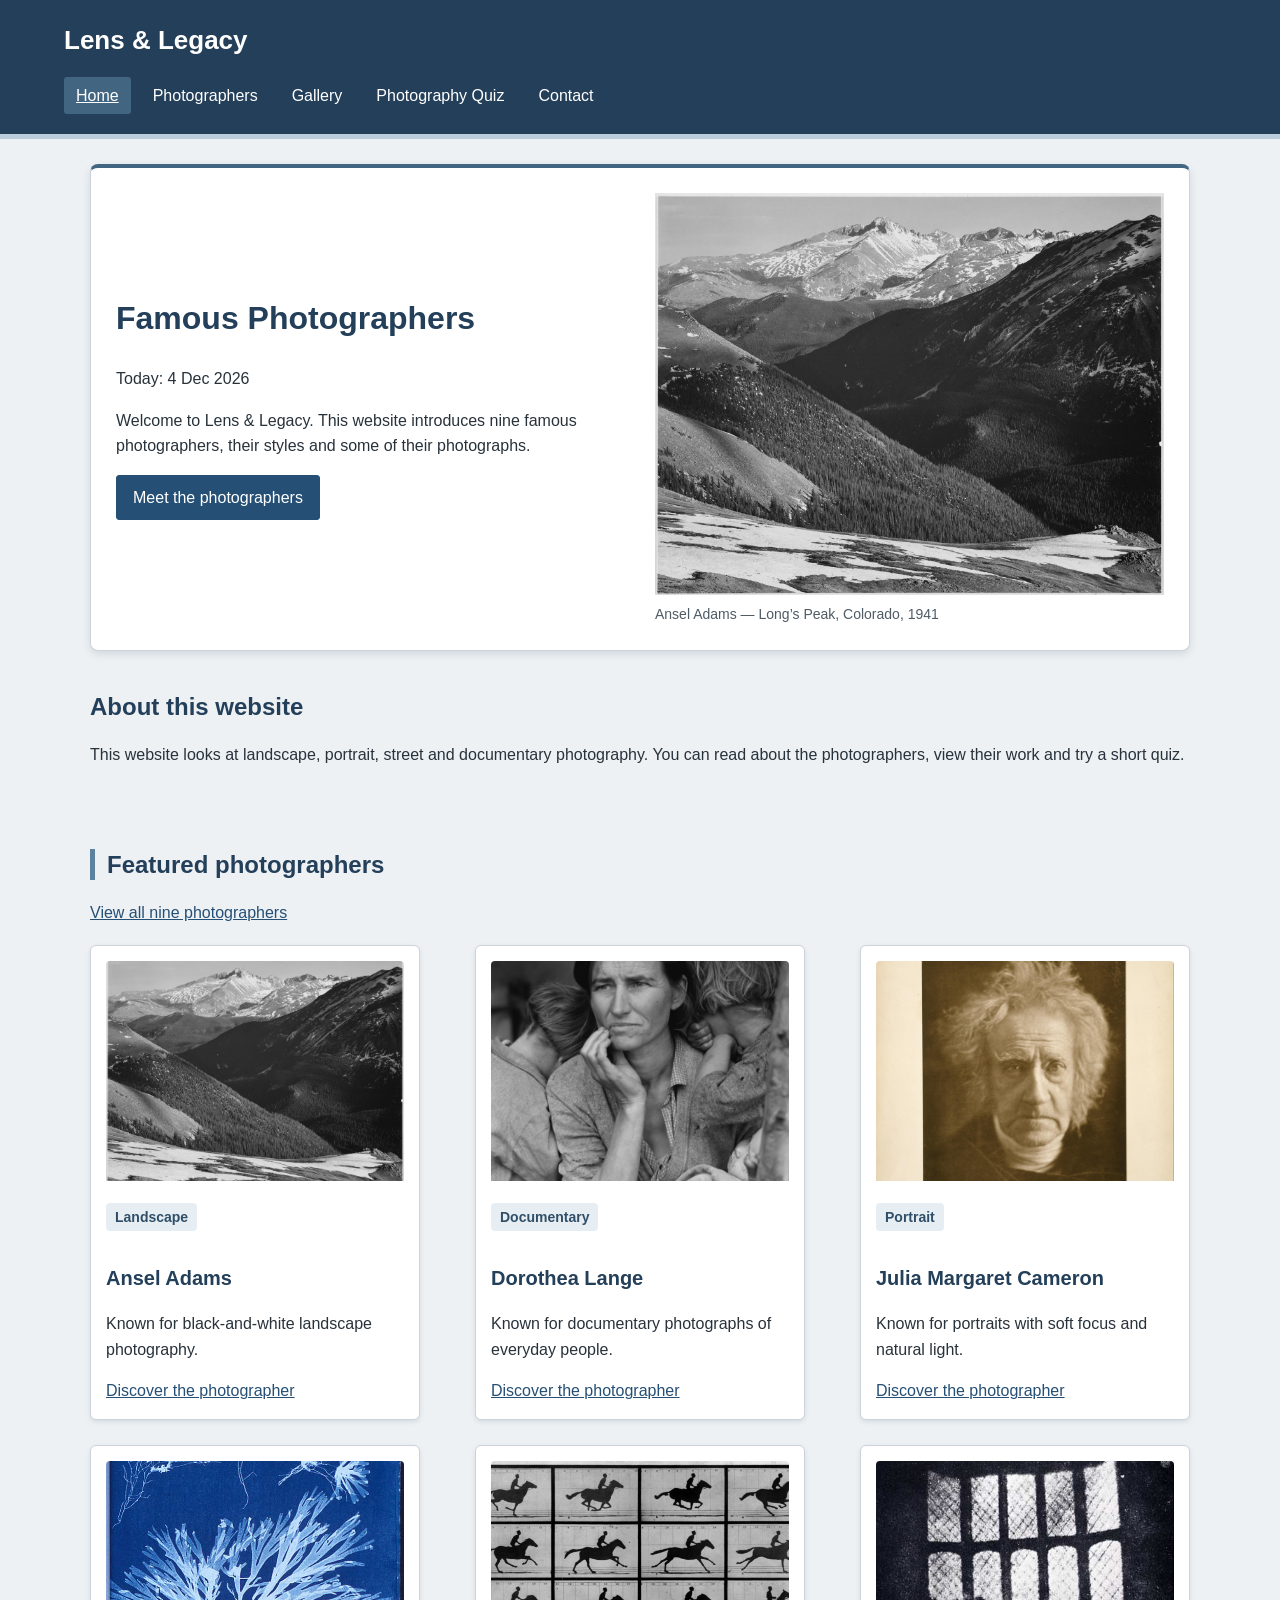
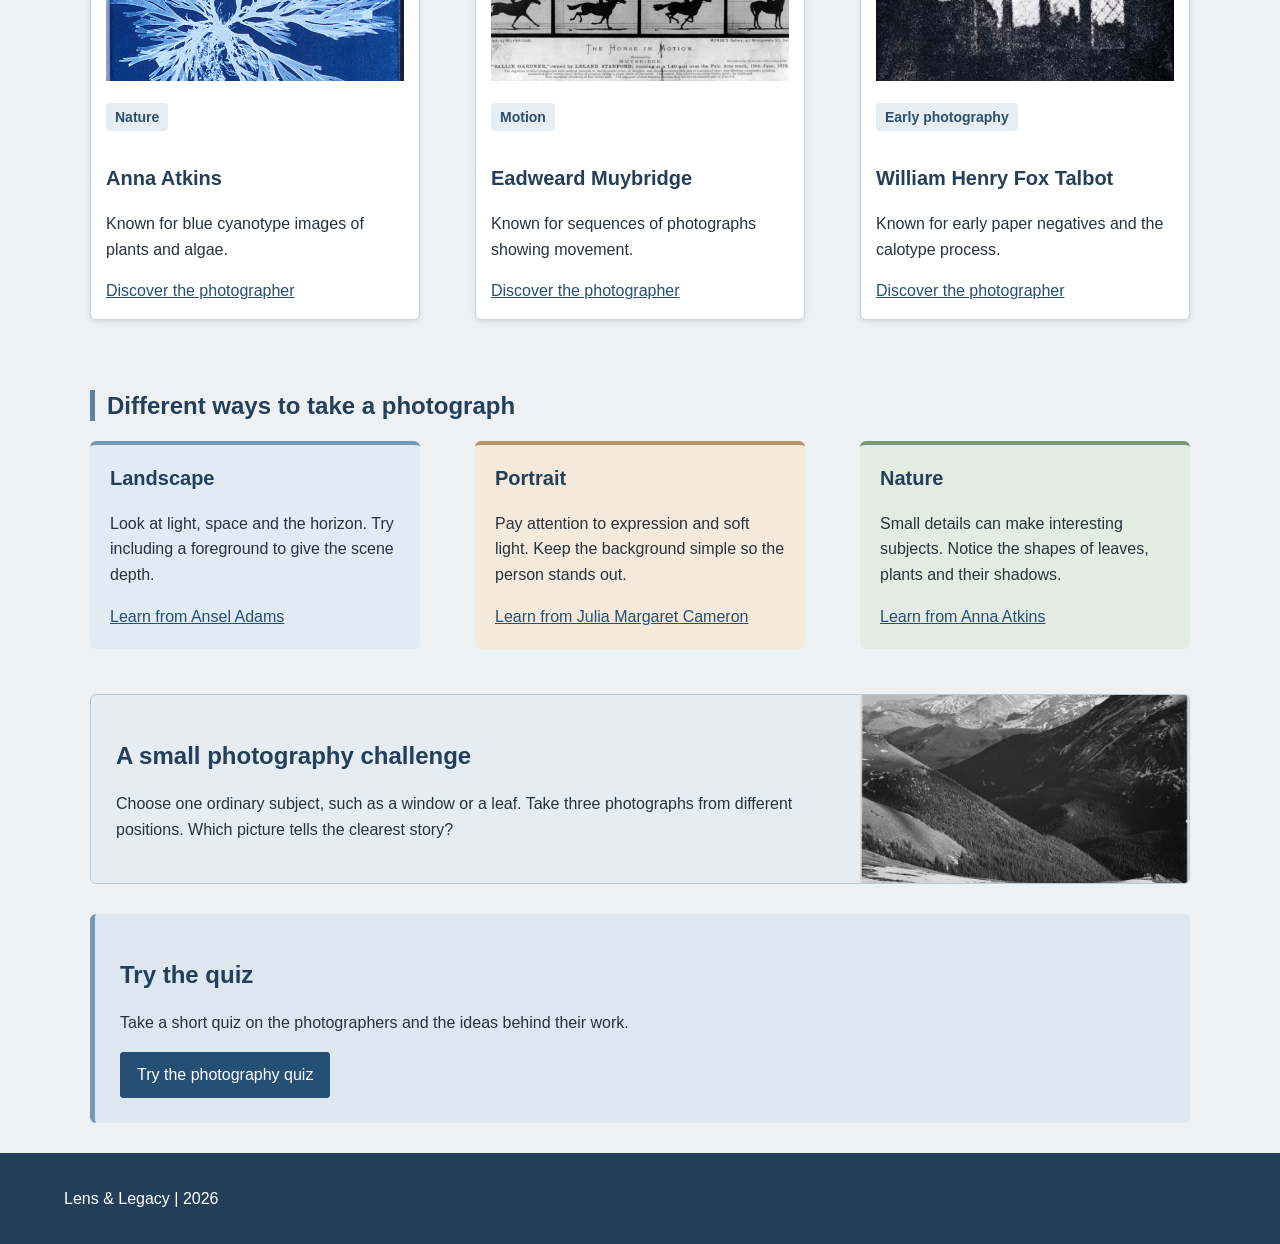
<file: index.html>
<!DOCTYPE html>
<html lang="en">
<!-- Page module assigned to: Xu Jiale
     Scope: Home page, featured photographers and date display. -->
<head>
  <meta charset="UTF-8">
  <meta name="viewport" content="width=device-width, initial-scale=1.0">
  <meta name="description" content="Discover nine influential photographers, explore their work and learn to look more closely with Lens and Legacy.">
  <title>Home | Lens &amp; Legacy</title>
  <link rel="icon" href="images/favicon.png" type="image/png">
  <link rel="stylesheet" href="css/styles.css">
  <script src="js/jquery-3.7.1.min.js" defer></script>
  <script src="js/script.js" defer></script>
</head>
<body>
<a class="skip-link" href="#main">Skip to main content</a>
<!-- Shared navigation assigned to: Xu Jiale. -->
<header class="site-header">
  <a class="brand" href="index.html" aria-label="Lens and Legacy home"><span>Lens <i>&amp;</i> Legacy</span></a>
  <nav id="navigation" aria-label="Main navigation"><a href="index.html" class="active" aria-current="page">Home</a><a href="photographers.html">Photographers</a><a href="gallery.html">Gallery</a><a href="quiz.html">Photography Quiz</a><a href="contact.html">Contact</a></nav>
</header>
<!-- Main content assigned to: Xu Jiale. -->
<!-- 首页内容和精选图片 -->
<main id="main">
<section class="hero wrap">
  <div class="hero-copy">
    <h1>Famous Photographers</h1>
    <p>Today: <span id="current-date"></span></p>
    <p>Welcome to Lens &amp; Legacy. This website introduces nine famous photographers, their styles and some of their photographs.</p>
    <a class="button" href="photographers.html">Meet the photographers</a>
  </div>
  <figure>
    <img src="images/adams.jpg" alt="Mountains and forest in Rocky Mountain National Park photographed by Ansel Adams">
    <figcaption>Ansel Adams — Long’s Peak, Colorado, 1941</figcaption>
  </figure>
</section>
<section class="intro-strip wrap">

<h2>About this website</h2>
<p>This website looks at landscape, portrait, street and documentary photography. You can read about the photographers, view their work and try a short quiz.</p>
</section>
<section class="wrap section">
<div class="section-heading">
<div>

<h2>Featured photographers</h2>
</div><a class="text-link" href="photographers.html">View all nine photographers</a>
</div>
<div class="feature-grid"><a class="feature-card" href="photographers.html#adams">
<div class="image-frame"><img src="images/adams.jpg" alt="Dark forested hills beneath the distant mountains of Rocky Mountain National Park" loading="lazy">
</div>
<p class="eyebrow">Landscape</p>
<h3>Ansel Adams</h3>
<p>Known for black-and-white landscape photography.</p><span class="card-link">Discover the photographer</span></a><a class="feature-card" href="photographers.html#lange">
<div class="image-frame"><img src="images/lange.jpg" alt="Florence Owens Thompson with her children close beside her in Migrant Mother" loading="lazy">
</div>
<p class="eyebrow">Documentary</p>
<h3>Dorothea Lange</h3>
<p>Known for documentary photographs of everyday people.</p><span class="card-link">Discover the photographer</span></a><a class="feature-card" href="photographers.html#cameron">
<div class="image-frame"><img src="images/cameron.jpg" alt="A close portrait of the scientist John Herschel with long white hair" loading="lazy">
</div>
<p class="eyebrow">Portrait</p>
<h3>Julia Margaret Cameron</h3>
<p>Known for portraits with soft focus and natural light.</p><span class="card-link">Discover the photographer</span></a>
<a class="feature-card" href="photographers.html#atkins">
  <div class="image-frame"><img src="images/atkins.jpg" alt="White branching algae shapes on a blue cyanotype background" loading="lazy"></div>
  <p class="eyebrow">Nature</p><h3>Anna Atkins</h3>
  <p>Known for blue cyanotype images of plants and algae.</p><span class="card-link">Discover the photographer</span>
</a>
<a class="feature-card" href="photographers.html#muybridge">
  <div class="image-frame"><img src="images/muybridge.jpg" alt="A sequence of small photographs showing the successive positions of a galloping horse" loading="lazy"></div>
  <p class="eyebrow">Motion</p><h3>Eadweard Muybridge</h3>
  <p>Known for sequences of photographs showing movement.</p><span class="card-link">Discover the photographer</span>
</a>
<a class="feature-card" href="photographers.html#talbot">
  <div class="image-frame"><img src="images/talbot.jpg" alt="A print showing the geometric panes of a latticed window at Lacock Abbey" loading="lazy"></div>
  <p class="eyebrow">Early photography</p><h3>William Henry Fox Talbot</h3>
  <p>Known for early paper negatives and the calotype process.</p><span class="card-link">Discover the photographer</span>
</a>
</div>
</section>
<!-- 简单的分类卡片，使用不同的底色和边框 -->
<section class="wrap section">
  <h2>Different ways to take a photograph</h2>
  <div class="style-cards">
    <article class="style-card blue-card"><h3>Landscape</h3><p>Look at light, space and the horizon. Try including a foreground to give the scene depth.</p><a href="photographers.html#adams">Learn from Ansel Adams</a></article>
    <article class="style-card warm-card"><h3>Portrait</h3><p>Pay attention to expression and soft light. Keep the background simple so the person stands out.</p><a href="photographers.html#cameron">Learn from Julia Margaret Cameron</a></article>
    <article class="style-card green-card"><h3>Nature</h3><p>Small details can make interesting subjects. Notice the shapes of leaves, plants and their shadows.</p><a href="photographers.html#atkins">Learn from Anna Atkins</a></article>
  </div>
</section>
<section class="photo-tip wrap"><h2>A small photography challenge</h2><p>Choose one ordinary subject, such as a window or a leaf. Take three photographs from different positions. Which picture tells the clearest story?</p></section>
<section class="learning-banner wrap">
<div>

<h2>Try the quiz</h2>
<p>Take a short quiz on the photographers and the ideas behind their work.</p>
</div><a class="button" href="quiz.html">Try the photography quiz</a>
</section></main>
<!-- Shared footer assigned to: Xu Jiale. -->
<footer class="site-footer">
  <p>Lens &amp; Legacy | 2026</p>
</footer>

</body>
</html>
</file>
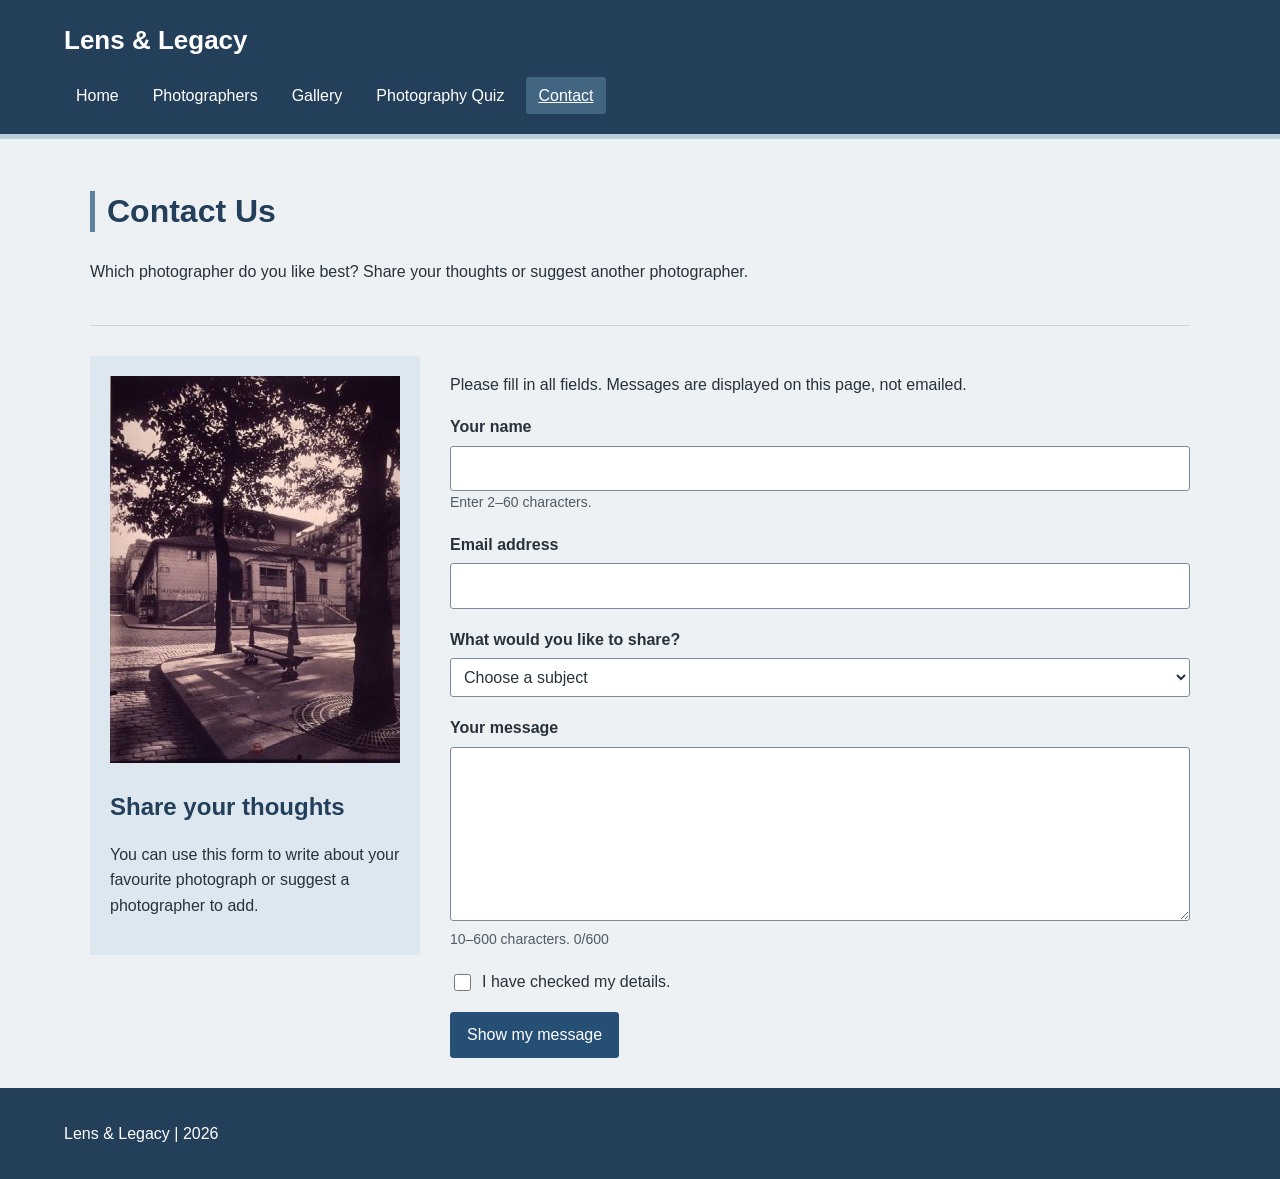
<file: contact.html>
<!DOCTYPE html>
<html lang="en">
<!-- Page module assigned to: Gao Qianchen
     Scope: Contact form, input guidance, error messages and message display. -->
<head>
  <meta charset="UTF-8">
  <meta name="viewport" content="width=device-width, initial-scale=1.0">
  <meta name="description" content="Discover nine influential photographers, explore their work and learn to look more closely with Lens and Legacy.">
  <title>Contact | Lens &amp; Legacy</title>
  <link rel="icon" href="images/favicon.png" type="image/png">
  <link rel="stylesheet" href="css/styles.css">
  <script src="js/jquery-3.7.1.min.js" defer></script>
  <script src="js/script.js" defer></script>
</head>
<body>
<a class="skip-link" href="#main">Skip to main content</a>
<!-- Shared navigation assigned to: Xu Jiale. -->
<header class="site-header">
  <a class="brand" href="index.html" aria-label="Lens and Legacy home"><span>Lens <i>&amp;</i> Legacy</span></a>
  <nav id="navigation" aria-label="Main navigation"><a href="index.html">Home</a><a href="photographers.html">Photographers</a><a href="gallery.html">Gallery</a><a href="quiz.html">Photography Quiz</a><a href="contact.html" class="active" aria-current="page">Contact</a></nav>
</header>
<!-- Main content assigned to: Gao Qianchen. -->
<!-- 填写资料后先检查，再显示留言 -->
<main id="main">
<section class="page-intro wrap">

<h1>Contact Us</h1>
<p>Which photographer do you like best? Share your thoughts or suggest another photographer.</p>
</section>
<section class="wrap contact-layout"><aside class="contact-note"><img src="images/atget.jpg" alt="Historic buildings in Atget's photograph of the Marché des Patriarches" loading="lazy">

<h2>Share your thoughts</h2>
<p>You can use this form to write about your favourite photograph or suggest a photographer to add.</p></aside>
<div>
<form id="contact-form" novalidate>
<p class="form-note">Please fill in all fields. Messages are displayed on this page, not emailed.</p>
<div class="form-field">
<label for="name">Your name</label><input id="name" name="name" type="text" autocomplete="name" maxlength="60" aria-describedby="name-help name-error" required><small id="name-help">Enter 2–60 characters.</small><span id="name-error" class="error"></span>
</div>
<div class="form-field">
<label for="email">Email address</label><input id="email" name="email" type="email" autocomplete="email" maxlength="100" aria-describedby="email-error" required><span id="email-error" class="error"></span>
</div>
<div class="form-field">
<label for="subject">What would you like to share?</label><select id="subject" name="subject" aria-describedby="subject-error" required><option value="">Choose a subject</option><option>Suggest a photographer</option><option>Ask about a photograph</option><option>Share feedback</option></select><span id="subject-error" class="error"></span>
</div>
<div class="form-field">
<label for="message">Your message</label><textarea id="message" name="message" rows="6" maxlength="600" aria-describedby="message-help message-error" required></textarea><small id="message-help">10–600 characters. <span id="character-count">0</span>/600</small><span id="message-error" class="error"></span>
</div>
<div class="form-field">
<label class="check-label"><input type="checkbox" id="consent" aria-describedby="consent-error" required> I have checked my details.</label><span id="consent-error" class="error"></span>
</div>
<p id="contact-status" class="error" role="alert"></p><button class="button" type="submit">Show my message</button>
</form>
<section id="contact-result" class="result-panel" tabindex="-1" aria-label="Your message" hidden>

<h2>Thank you, <span id="result-name"></span>.</h2>
<p>Here is the message you entered.</p><dl><dt>Email</dt><dd id="result-email"></dd><dt>Subject</dt><dd id="result-subject"></dd><dt>Message</dt><dd id="result-message"></dd></dl><button id="edit-message" class="secondary-button" type="button">Edit my message</button>
</section>
</div>
</section></main>
<!-- Shared footer assigned to: Xu Jiale. -->
<footer class="site-footer">
  <p>Lens &amp; Legacy | 2026</p>
</footer>

</body>
</html>
</file>
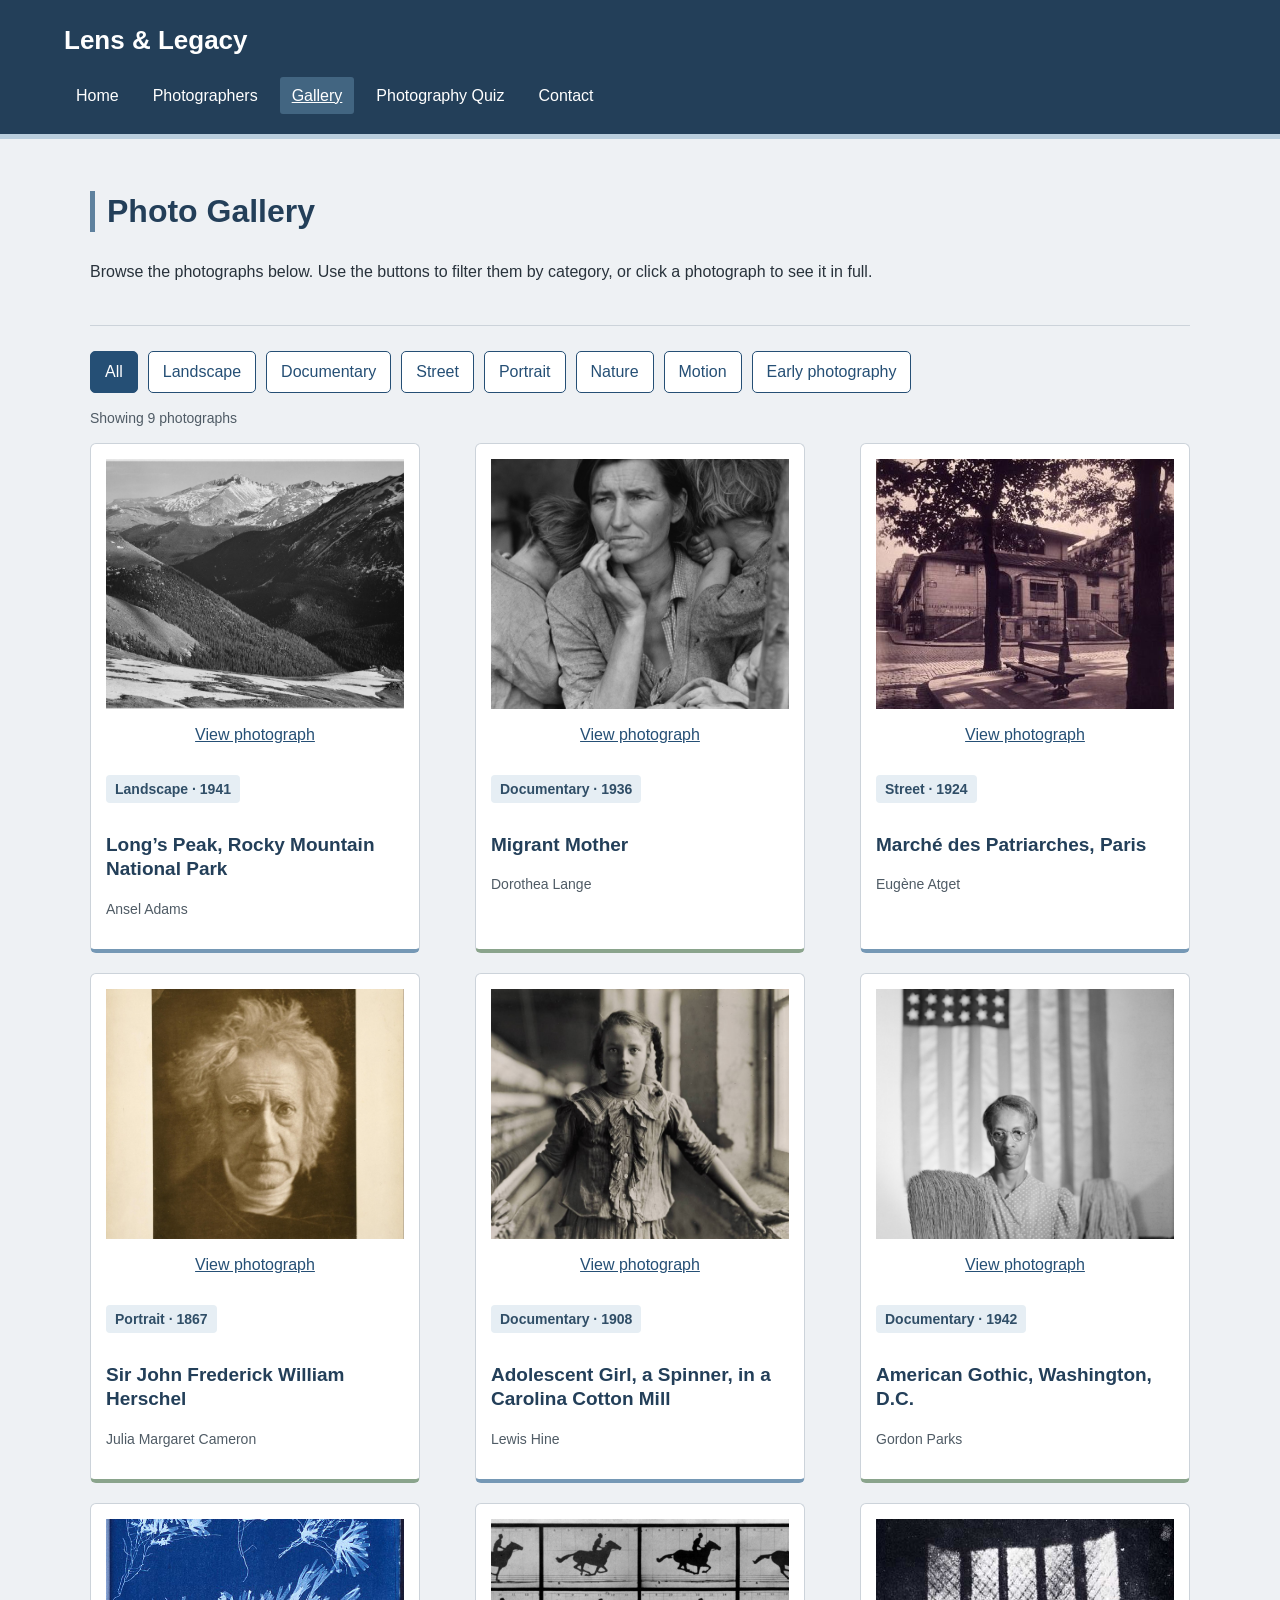
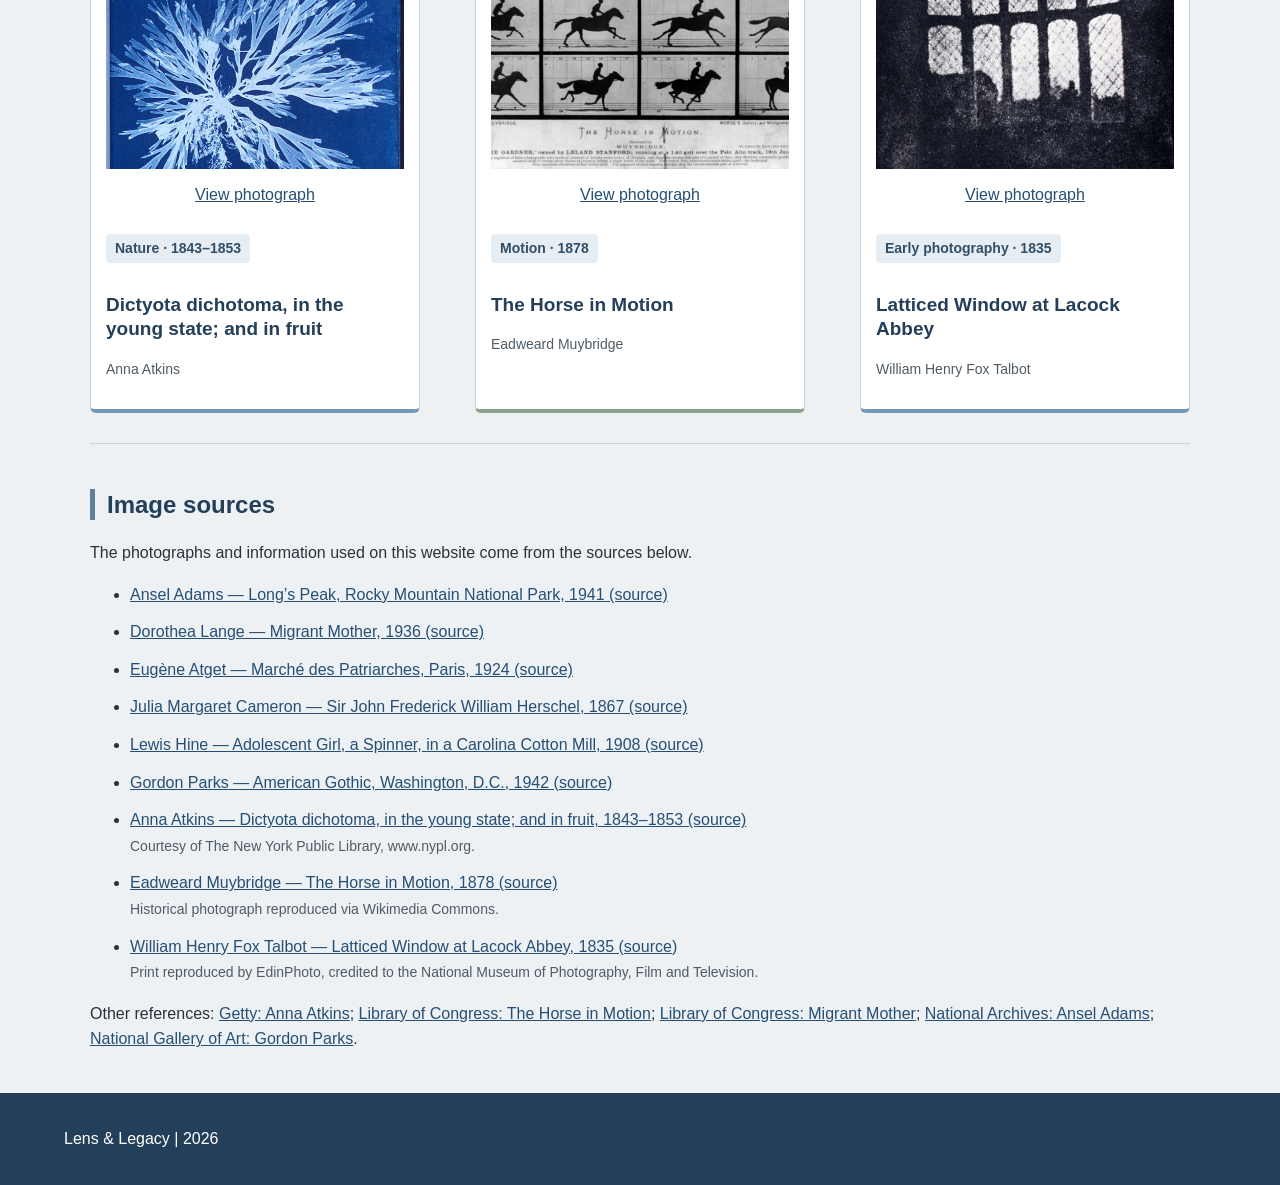
<file: gallery.html>
<!DOCTYPE html>
<html lang="en">
<!-- Page module assigned to: Yang Angran
     Scope: Photo gallery, categories, image preview and source links. -->
<head>
  <meta charset="UTF-8">
  <meta name="viewport" content="width=device-width, initial-scale=1.0">
  <meta name="description" content="Discover nine influential photographers, explore their work and learn to look more closely with Lens and Legacy.">
  <title>Gallery | Lens &amp; Legacy</title>
  <link rel="icon" href="images/favicon.png" type="image/png">
  <link rel="stylesheet" href="css/styles.css">
  <script src="js/jquery-3.7.1.min.js" defer></script>
  <script src="js/script.js" defer></script>
</head>
<body>
<a class="skip-link" href="#main">Skip to main content</a>
<!-- Shared navigation assigned to: Xu Jiale. -->
<header class="site-header">
  <a class="brand" href="index.html" aria-label="Lens and Legacy home"><span>Lens <i>&amp;</i> Legacy</span></a>
  <nav id="navigation" aria-label="Main navigation"><a href="index.html">Home</a><a href="photographers.html">Photographers</a><a href="gallery.html" class="active" aria-current="page">Gallery</a><a href="quiz.html">Photography Quiz</a><a href="contact.html">Contact</a></nav>
</header>
<!-- Main content assigned to: Yang Angran. -->
<!-- 画廊分类按钮和图片预览 -->
<main id="main">
<section class="page-intro wrap">

<h1>Photo Gallery</h1>
<p>Browse the photographs below. Use the buttons to filter them by category, or click a photograph to see it in full.</p>
</section>
<section class="wrap gallery-section" aria-label="Photograph collection">
<div class="filter-bar" role="group" aria-label="Filter photographs"><button type="button" class="filter-button selected" data-filter="All" aria-pressed="true">All</button><button type="button" class="filter-button" data-filter="Landscape" aria-pressed="false">Landscape</button><button type="button" class="filter-button" data-filter="Documentary" aria-pressed="false">Documentary</button><button type="button" class="filter-button" data-filter="Street" aria-pressed="false">Street</button><button type="button" class="filter-button" data-filter="Portrait" aria-pressed="false">Portrait</button>
<button type="button" class="filter-button" data-filter="Nature" aria-pressed="false">Nature</button>
<button type="button" class="filter-button" data-filter="Motion" aria-pressed="false">Motion</button>
<button type="button" class="filter-button" data-filter="Early photography" aria-pressed="false">Early photography</button>
</div>
<p id="gallery-status" class="muted" role="status">Showing 9 photographs</p>
<section hidden class="gallery-preview" id="image-viewer" aria-labelledby="viewer-title">
<div class="viewer-top">
<p id="viewer-count"></p><button id="close-viewer" type="button">Close</button>
</div><img id="viewer-image" src="images/adams.jpg" alt="">
<div class="viewer-bottom"><button id="previous-image" type="button">Previous</button>
<div>
<h2 id="viewer-title"></h2>
<p id="viewer-caption"></p><a id="viewer-source" href="gallery.html">Image source</a>
</div><button id="next-image" type="button">Next</button>
</div>
</section>
<div class="gallery-grid">
<figure class="gallery-item" data-category="Landscape"><button class="gallery-open" type="button" data-index="0" aria-label="View Long’s Peak, Rocky Mountain National Park by Ansel Adams"><img src="images/adams.jpg" alt="Dark forested hills beneath the distant mountains of Rocky Mountain National Park" loading="lazy"><span>View photograph</span></button>
<figcaption>
<p class="eyebrow">Landscape · 1941</p>
<h2>Long’s Peak, Rocky Mountain National Park</h2>
<p>Ansel Adams</p>
</figcaption>
</figure>
<figure class="gallery-item" data-category="Documentary"><button class="gallery-open" type="button" data-index="1" aria-label="View Migrant Mother by Dorothea Lange"><img src="images/lange.jpg" alt="Florence Owens Thompson with her children close beside her in Migrant Mother" loading="lazy"><span>View photograph</span></button>
<figcaption>
<p class="eyebrow">Documentary · 1936</p>
<h2>Migrant Mother</h2>
<p>Dorothea Lange</p>
</figcaption>
</figure>
<figure class="gallery-item" data-category="Street"><button class="gallery-open" type="button" data-index="2" aria-label="View Marché des Patriarches, Paris by Eugène Atget"><img src="images/atget.jpg" alt="A historic Paris street and market buildings photographed by Eugene Atget" loading="lazy"><span>View photograph</span></button>
<figcaption>
<p class="eyebrow">Street · 1924</p>
<h2>Marché des Patriarches, Paris</h2>
<p>Eugène Atget</p>
</figcaption>
</figure>
<figure class="gallery-item" data-category="Portrait"><button class="gallery-open" type="button" data-index="3" aria-label="View Sir John Frederick William Herschel by Julia Margaret Cameron"><img src="images/cameron.jpg" alt="A close portrait of the scientist John Herschel with long white hair" loading="lazy"><span>View photograph</span></button>
<figcaption>
<p class="eyebrow">Portrait · 1867</p>
<h2>Sir John Frederick William Herschel</h2>
<p>Julia Margaret Cameron</p>
</figcaption>
</figure>
<figure class="gallery-item" data-category="Documentary"><button class="gallery-open" type="button" data-index="4" aria-label="View Adolescent Girl, a Spinner, in a Carolina Cotton Mill by Lewis Hine"><img src="images/hine.jpg" alt="A young textile worker stands beside a long row of spinning machines" loading="lazy"><span>View photograph</span></button>
<figcaption>
<p class="eyebrow">Documentary · 1908</p>
<h2>Adolescent Girl, a Spinner, in a Carolina Cotton Mill</h2>
<p>Lewis Hine</p>
</figcaption>
</figure>
<figure class="gallery-item" data-category="Documentary"><button class="gallery-open" type="button" data-index="5" aria-label="View American Gothic, Washington, D.C. by Gordon Parks"><img src="images/parks.jpg" alt="Ella Watson stands with cleaning tools in front of an American flag" loading="lazy"><span>View photograph</span></button>
<figcaption>
<p class="eyebrow">Documentary · 1942</p>
<h2>American Gothic, Washington, D.C.</h2>
<p>Gordon Parks</p>
</figcaption>
</figure>
<figure class="gallery-item" data-category="Nature">
  <button class="gallery-open" type="button" data-index="6" aria-label="View Dictyota dichotoma, in the young state; and in fruit by Anna Atkins">
    <img src="images/atkins.jpg" alt="White branching algae shapes on a blue cyanotype background" loading="lazy"><span>View photograph</span>
  </button>
  <figcaption><p class="eyebrow">Nature · 1843–1853</p>
    <h2>Dictyota dichotoma, in the young state; and in fruit</h2><p>Anna Atkins</p>
  </figcaption>
</figure>
<figure class="gallery-item" data-category="Motion">
  <button class="gallery-open" type="button" data-index="7" aria-label="View The Horse in Motion by Eadweard Muybridge">
    <img src="images/muybridge.jpg" alt="A sequence of small photographs showing the successive positions of a galloping horse" loading="lazy"><span>View photograph</span>
  </button>
  <figcaption><p class="eyebrow">Motion · 1878</p>
    <h2>The Horse in Motion</h2><p>Eadweard Muybridge</p>
  </figcaption>
</figure>
<figure class="gallery-item" data-category="Early photography">
  <button class="gallery-open" type="button" data-index="8" aria-label="View Latticed Window at Lacock Abbey by William Henry Fox Talbot">
    <img src="images/talbot.jpg" alt="A print showing the geometric panes of a latticed window at Lacock Abbey" loading="lazy"><span>View photograph</span>
  </button>
  <figcaption><p class="eyebrow">Early photography · 1835</p>
    <h2>Latticed Window at Lacock Abbey</h2><p>William Henry Fox Talbot</p>
  </figcaption>
</figure>
</div>
</section>
<section class="credits wrap section" id="credits">

<h2>Image sources</h2>
<p>The photographs and information used on this website come from the sources below.</p>
<ul>
<li><a href="https://commons.wikimedia.org/wiki/File:Ansel_Adams_-_National_Archives_79-AA-M10.jpg" target="_blank" rel="noopener">Ansel Adams — Long’s Peak, Rocky Mountain National Park, 1941 (source)</a></li>
<li><a href="https://commons.wikimedia.org/wiki/File:Lange-MigrantMother02.jpg" target="_blank" rel="noopener">Dorothea Lange — Migrant Mother, 1936 (source)</a></li>
<li><a href="https://commons.wikimedia.org/wiki/File:Marché_des_Patriarches_2_1924_-_Atget.jpg" target="_blank" rel="noopener">Eugène Atget — Marché des Patriarches, Paris, 1924 (source)</a></li>
<li><a href="https://commons.wikimedia.org/wiki/File:Julia_Margaret_Cameron_-_Sir_John_Frederick_William_Herschel_-_Google_Art_Project.jpg" target="_blank" rel="noopener">Julia Margaret Cameron — Sir John Frederick William Herschel, 1867 (source)</a></li>
<li><a href="https://commons.wikimedia.org/wiki/File:Hine,_Lewis,_Adolescent_Girl,_a_Spinner,_in_a_Carolina_Cotton_Mill,_1908.jpg" target="_blank" rel="noopener">Lewis Hine — Adolescent Girl, a Spinner, in a Carolina Cotton Mill, 1908 (source)</a></li>
<li><a href="https://commons.wikimedia.org/wiki/File:Gordon_Parks_-_American_Gothic.jpg" target="_blank" rel="noopener">Gordon Parks — American Gothic, Washington, D.C., 1942 (source)</a></li>
<li><a href="https://commons.wikimedia.org/wiki/File:Anna_Atkins_algae_cyanotype.jpg" target="_blank" rel="noopener">Anna Atkins — Dictyota dichotoma, in the young state; and in fruit, 1843–1853 (source)</a><br><small>Courtesy of The New York Public Library, www.nypl.org.</small></li>
<li><a href="https://commons.wikimedia.org/wiki/File:The_Horse_in_Motion.jpg" target="_blank" rel="noopener">Eadweard Muybridge — The Horse in Motion, 1878 (source)</a><br><small>Historical photograph reproduced via Wikimedia Commons.</small></li>
<li><a href="https://www.edinphoto.org.uk/1_P/1_photographers_talbot_smm_latticed_window.htm" target="_blank" rel="noopener">William Henry Fox Talbot — Latticed Window at Lacock Abbey, 1835 (source)</a><br><small>Print reproduced by EdinPhoto, credited to the National Museum of Photography, Film and Television.</small></li>
</ul>
<p>Other references: <a href="https://www.getty.edu/news/the-woman-who-captured-nature-in-blue-anna-atkins-and-the-birth-of-photographic-art/">Getty: Anna Atkins</a>; <a href="https://www.loc.gov/pictures/item/2005684184/">Library of Congress: The Horse in Motion</a>;  <a href="https://guides.loc.gov/migrant-mother">Library of Congress: Migrant Mother</a>; <a href="https://www.archives.gov/research/ansel-adams">National Archives: Ansel Adams</a>; <a href="https://www.nga.gov/educational-resources/uncovering-america/gordon-parks-photography">National Gallery of Art: Gordon Parks</a>. </p>
</section>
</main>
<!-- Shared footer assigned to: Xu Jiale. -->
<footer class="site-footer">
  <p>Lens &amp; Legacy | 2026</p>
</footer>

</body>
</html>
</file>
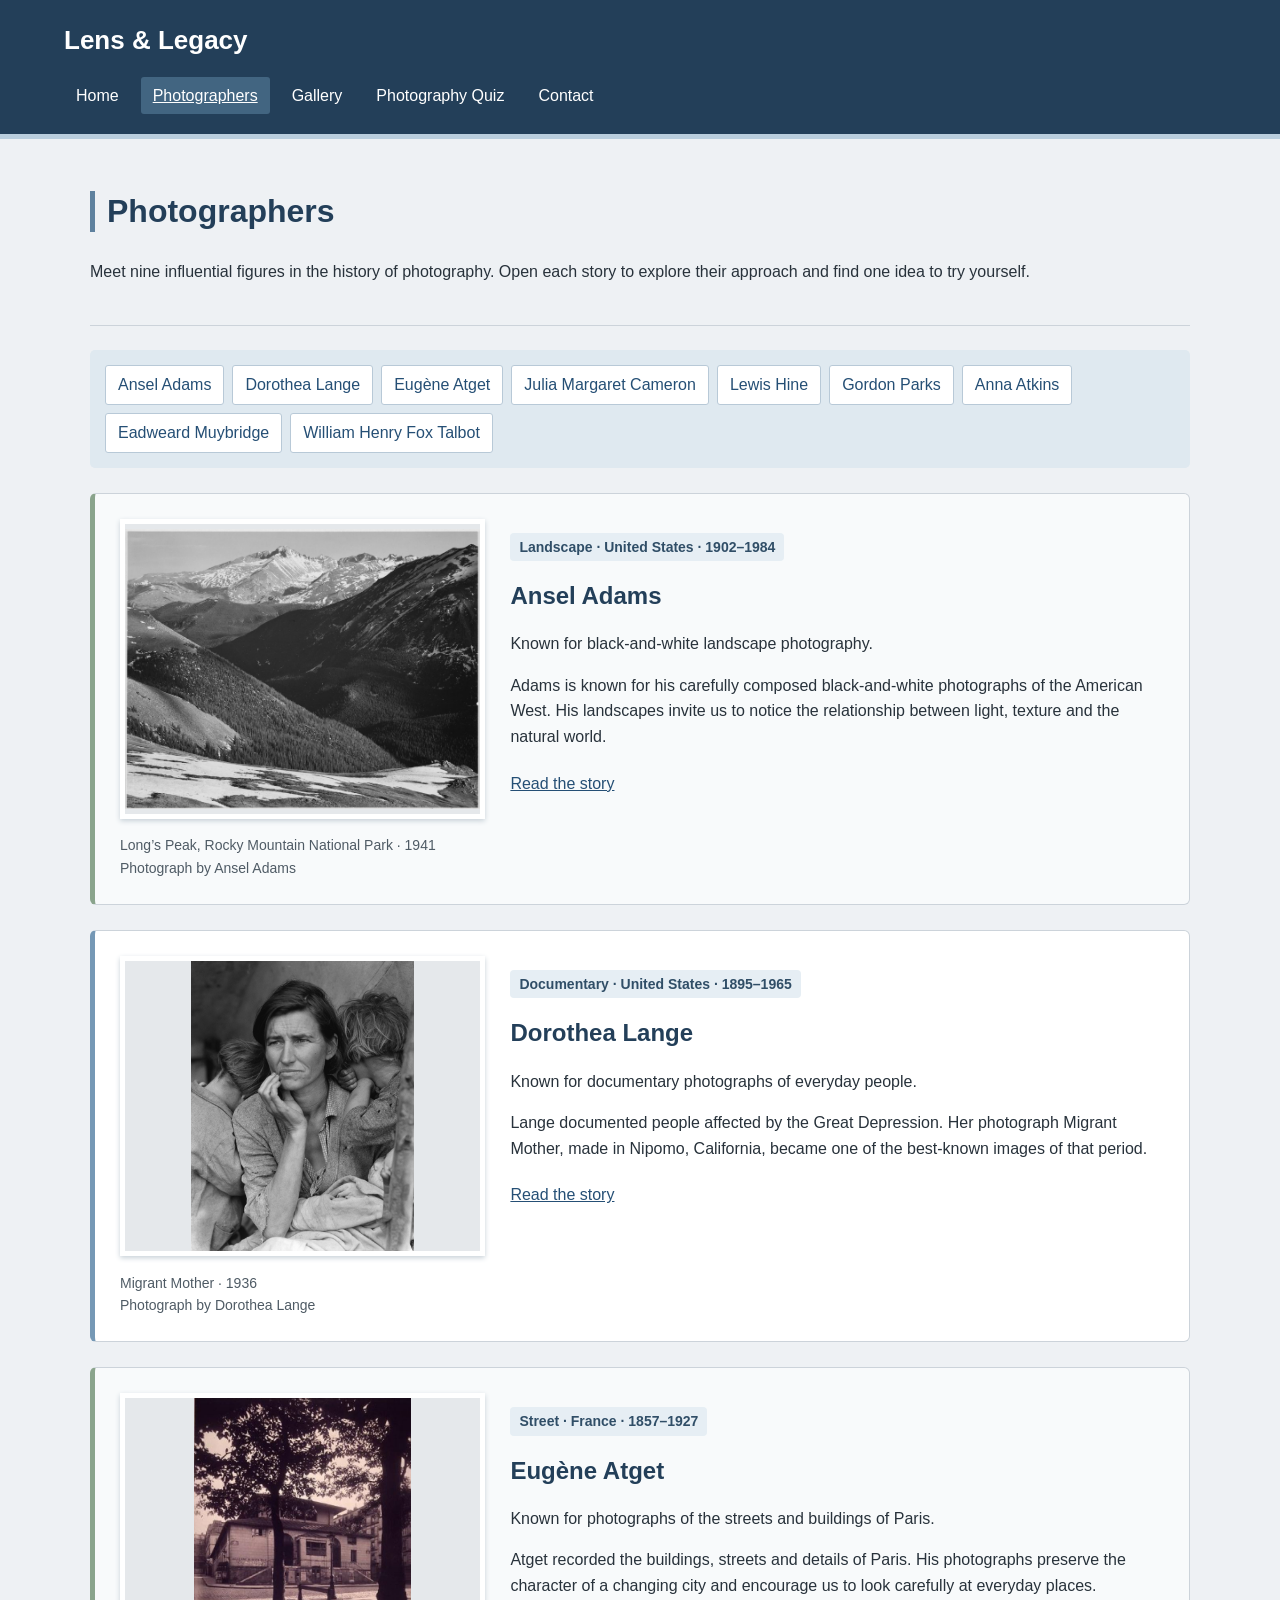
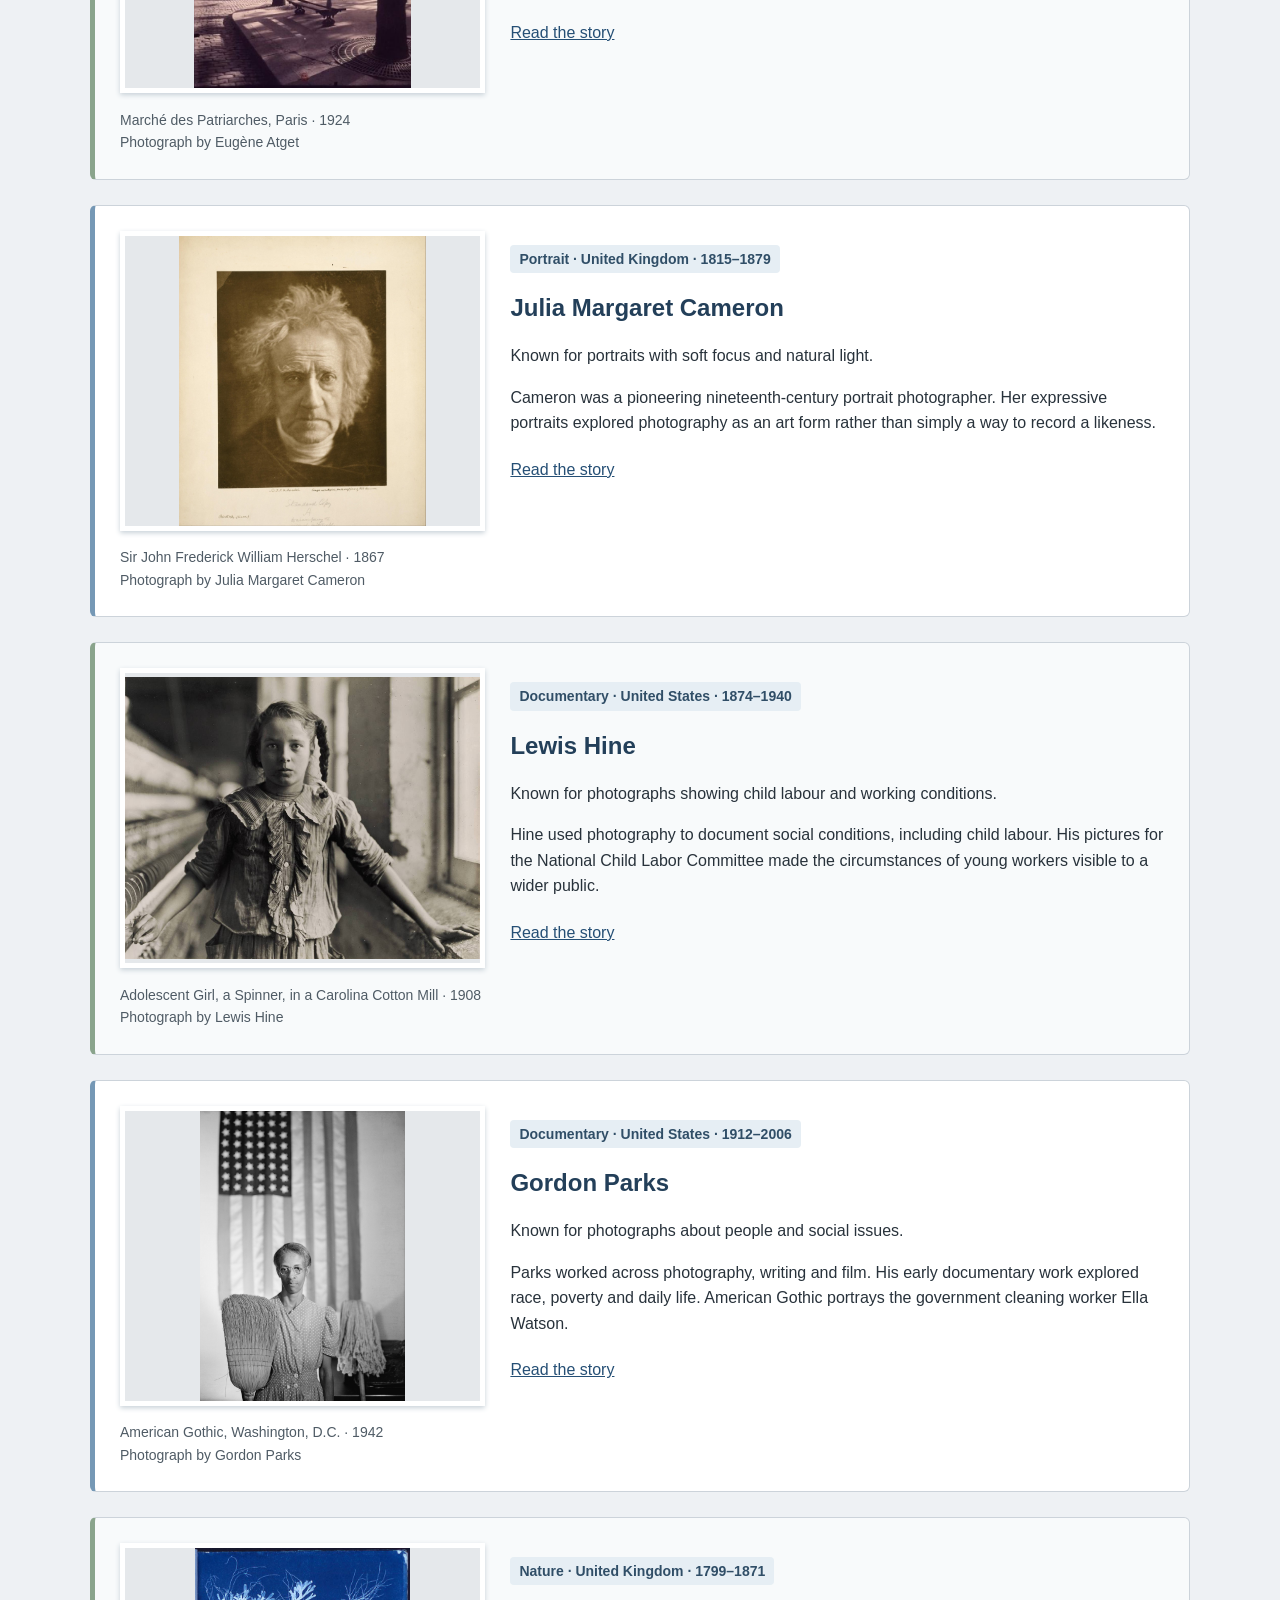
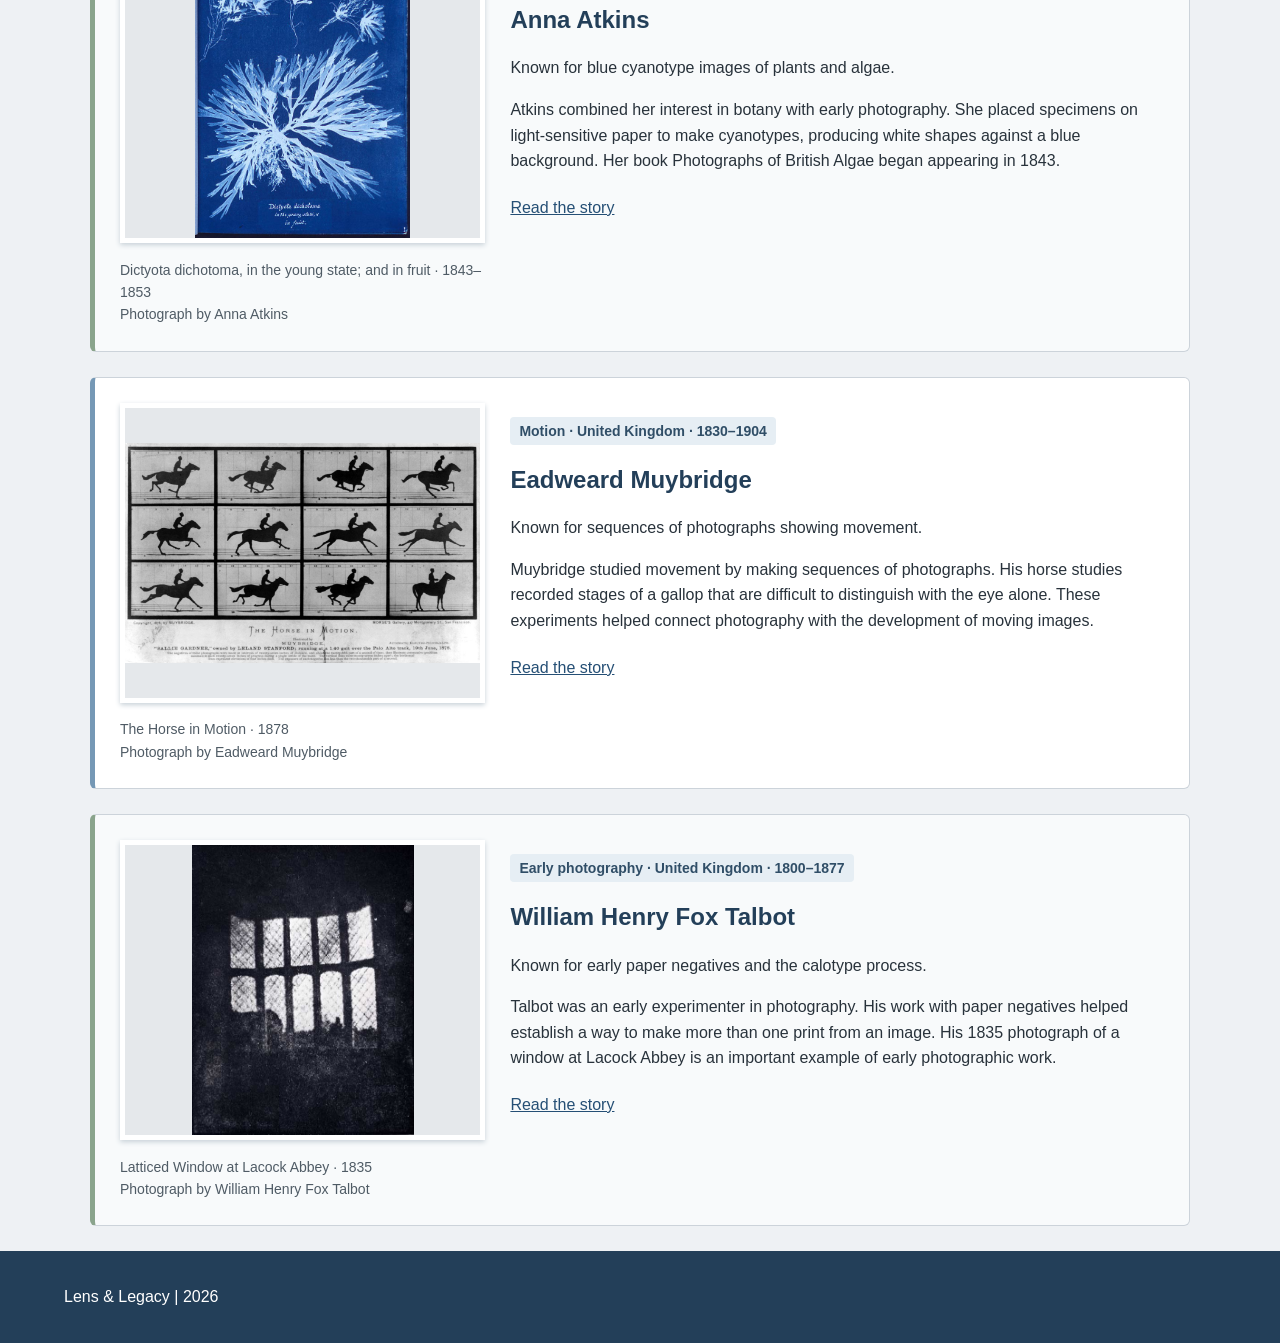
<file: photographers.html>
<!DOCTYPE html>
<html lang="en">
<!-- Page module assigned to: Xu Jiale
     Scope: Photographer profiles and expandable stories. -->
<head>
  <meta charset="UTF-8">
  <meta name="viewport" content="width=device-width, initial-scale=1.0">
  <meta name="description" content="Discover nine influential photographers, explore their work and learn to look more closely with Lens and Legacy.">
  <title>Photographers | Lens &amp; Legacy</title>
  <link rel="icon" href="images/favicon.png" type="image/png">
  <link rel="stylesheet" href="css/styles.css">
  <script src="js/jquery-3.7.1.min.js" defer></script>
  <script src="js/script.js" defer></script>
</head>
<body>
<a class="skip-link" href="#main">Skip to main content</a>
<!-- Shared navigation assigned to: Xu Jiale. -->
<header class="site-header">
  <a class="brand" href="index.html" aria-label="Lens and Legacy home"><span>Lens <i>&amp;</i> Legacy</span></a>
  <nav id="navigation" aria-label="Main navigation"><a href="index.html">Home</a><a href="photographers.html" class="active" aria-current="page">Photographers</a><a href="gallery.html">Gallery</a><a href="quiz.html">Photography Quiz</a><a href="contact.html">Contact</a></nav>
</header>
<!-- Main content assigned to: Xu Jiale. -->
<!-- 摄影家介绍，按钮对应展开的文字 -->
<main id="main">
<section class="page-intro wrap">

<h1>Photographers</h1>
<p>Meet nine influential figures in the history of photography. Open each story to explore their approach and find one idea to try yourself.</p>
</section>
<div class="wrap profiles">
<nav class="photographer-list" aria-label="Choose a photographer">
<a href="#adams">Ansel Adams</a>
<a href="#lange">Dorothea Lange</a>
<a href="#atget">Eugène Atget</a>
<a href="#cameron">Julia Margaret Cameron</a>
<a href="#hine">Lewis Hine</a>
<a href="#parks">Gordon Parks</a>
<a href="#atkins">Anna Atkins</a>
<a href="#muybridge">Eadweard Muybridge</a>
<a href="#talbot">William Henry Fox Talbot</a>
</nav>

<article class="profile" id="adams">
<figure><img src="images/adams.jpg" alt="Dark forested hills beneath the distant mountains of Rocky Mountain National Park" loading="lazy">
<figcaption>Long’s Peak, Rocky Mountain National Park · 1941<br>Photograph by Ansel Adams</figcaption>
</figure>
<div class="profile-copy">
<p class="eyebrow">Landscape · United States · 1902–1984</p>
<h2>Ansel Adams</h2>
<p class="standfirst">Known for black-and-white landscape photography.</p>
<p>Adams is known for his carefully composed black-and-white photographs of the American West. His landscapes invite us to notice the relationship between light, texture and the natural world.</p><button class="story-toggle text-button" type="button" aria-expanded="true" aria-controls="story-adams">Close the story</button>
<div class="story-details" id="story-adams">
<h3>How to look</h3>
<p>Look for a wide range of tones, from deep black shadows to bright highlights. Notice how the foreground leads your eye towards the mountains.</p>
<h3>Try this yourself</h3>
<p>Try placing a dark foreground in front of a brighter background. A strong photograph needs structure as well as a beautiful subject.</p><a href="https://commons.wikimedia.org/wiki/File:Ansel_Adams_-_National_Archives_79-AA-M10.jpg" target="_blank" rel="noopener">Read more about this photograph</a>
</div>
</div>
</article>
<article class="profile" id="lange">
<figure><img src="images/lange.jpg" alt="Florence Owens Thompson with her children close beside her in Migrant Mother" loading="lazy">
<figcaption>Migrant Mother · 1936<br>Photograph by Dorothea Lange</figcaption>
</figure>
<div class="profile-copy">
<p class="eyebrow">Documentary · United States · 1895–1965</p>
<h2>Dorothea Lange</h2>
<p class="standfirst">Known for documentary photographs of everyday people.</p>
<p>Lange documented people affected by the Great Depression. Her photograph Migrant Mother, made in Nipomo, California, became one of the best-known images of that period.</p><button class="story-toggle text-button" type="button" aria-expanded="true" aria-controls="story-lange">Close the story</button>
<div class="story-details" id="story-lange">
<h3>How to look</h3>
<p>Notice the close framing and the arrangement of faces and hands. The picture directs attention towards the mother’s expression.</p>
<h3>Try this yourself</h3>
<p>Before taking a portrait, consider the person and their circumstances. Context is part of the story, not an optional extra.</p><a href="https://commons.wikimedia.org/wiki/File:Lange-MigrantMother02.jpg" target="_blank" rel="noopener">Read more about this photograph</a>
</div>
</div>
</article>
<article class="profile" id="atget">
<figure><img src="images/atget.jpg" alt="A historic Paris street and market buildings photographed by Eugene Atget" loading="lazy">
<figcaption>Marché des Patriarches, Paris · 1924<br>Photograph by Eugène Atget</figcaption>
</figure>
<div class="profile-copy">
<p class="eyebrow">Street · France · 1857–1927</p>
<h2>Eugène Atget</h2>
<p class="standfirst">Known for photographs of the streets and buildings of Paris.</p>
<p>Atget recorded the buildings, streets and details of Paris. His photographs preserve the character of a changing city and encourage us to look carefully at everyday places.</p><button class="story-toggle text-button" type="button" aria-expanded="true" aria-controls="story-atget">Close the story</button>
<div class="story-details" id="story-atget">
<h3>How to look</h3>
<p>Study the lines of the buildings and the space between them. Architectural details become the main subjects of the image.</p>
<h3>Try this yourself</h3>
<p>Return to a familiar street with a camera. Look for details you usually walk past, such as a doorway, shopfront or pattern of shadows.</p><a href="https://commons.wikimedia.org/wiki/File:Marché_des_Patriarches_2_1924_-_Atget.jpg" target="_blank" rel="noopener">Read more about this photograph</a>
</div>
</div>
</article>
<article class="profile" id="cameron">
<figure><img src="images/cameron.jpg" alt="A close portrait of the scientist John Herschel with long white hair" loading="lazy">
<figcaption>Sir John Frederick William Herschel · 1867<br>Photograph by Julia Margaret Cameron</figcaption>
</figure>
<div class="profile-copy">
<p class="eyebrow">Portrait · United Kingdom · 1815–1879</p>
<h2>Julia Margaret Cameron</h2>
<p class="standfirst">Known for portraits with soft focus and natural light.</p>
<p>Cameron was a pioneering nineteenth-century portrait photographer. Her expressive portraits explored photography as an art form rather than simply a way to record a likeness.</p><button class="story-toggle text-button" type="button" aria-expanded="true" aria-controls="story-cameron">Close the story</button>
<div class="story-details" id="story-cameron">
<h3>How to look</h3>
<p>Notice the soft focus, directional light and close framing. The portrait gives more attention to expression than to a detailed background.</p>
<h3>Try this yourself</h3>
<p>Use soft light from a window and a simple background. Watch how light changes the mood of a face.</p><a href="https://commons.wikimedia.org/wiki/File:Julia_Margaret_Cameron_-_Sir_John_Frederick_William_Herschel_-_Google_Art_Project.jpg" target="_blank" rel="noopener">Read more about this photograph</a>
</div>
</div>
</article>
<article class="profile" id="hine">
<figure><img src="images/hine.jpg" alt="A young textile worker stands beside a long row of spinning machines" loading="lazy">
<figcaption>Adolescent Girl, a Spinner, in a Carolina Cotton Mill · 1908<br>Photograph by Lewis Hine</figcaption>
</figure>
<div class="profile-copy">
<p class="eyebrow">Documentary · United States · 1874–1940</p>
<h2>Lewis Hine</h2>
<p class="standfirst">Known for photographs showing child labour and working conditions.</p>
<p>Hine used photography to document social conditions, including child labour. His pictures for the National Child Labor Committee made the circumstances of young workers visible to a wider public.</p><button class="story-toggle text-button" type="button" aria-expanded="true" aria-controls="story-hine">Close the story</button>
<div class="story-details" id="story-hine">
<h3>How to look</h3>
<p>Look at the relationship between the child and the machinery. The surroundings communicate as much as the portrait itself.</p>
<h3>Try this yourself</h3>
<p>Include enough of the environment to explain what is happening. A photograph can show a person and the conditions around them.</p><a href="https://commons.wikimedia.org/wiki/File:Hine,_Lewis,_Adolescent_Girl,_a_Spinner,_in_a_Carolina_Cotton_Mill,_1908.jpg" target="_blank" rel="noopener">Read more about this photograph</a>
</div>
</div>
</article>
<article class="profile" id="parks">
<figure><img src="images/parks.jpg" alt="Ella Watson stands with cleaning tools in front of an American flag" loading="lazy">
<figcaption>American Gothic, Washington, D.C. · 1942<br>Photograph by Gordon Parks</figcaption>
</figure>
<div class="profile-copy">
<p class="eyebrow">Documentary · United States · 1912–2006</p>
<h2>Gordon Parks</h2>
<p class="standfirst">Known for photographs about people and social issues.</p>
<p>Parks worked across photography, writing and film. His early documentary work explored race, poverty and daily life. American Gothic portrays the government cleaning worker Ella Watson.</p><button class="story-toggle text-button" type="button" aria-expanded="true" aria-controls="story-parks">Close the story</button>
<div class="story-details" id="story-parks">
<h3>How to look</h3>
<p>Observe the flag, the cleaning tools and Watson’s direct presence. Familiar objects help carry the photograph’s meaning.</p>
<h3>Try this yourself</h3>
<p>Think about the objects around your subject. A setting can add meaning without requiring a complicated composition.</p><a href="https://commons.wikimedia.org/wiki/File:Gordon_Parks_-_American_Gothic.jpg" target="_blank" rel="noopener">Read more about this photograph</a>
</div>
</div>
</article>
<article class="profile" id="atkins">
  <figure>
    <img src="images/atkins.jpg" alt="White branching algae shapes on a blue cyanotype background" loading="lazy">
    <figcaption>Dictyota dichotoma, in the young state; and in fruit · 1843–1853<br>Photograph by Anna Atkins</figcaption>
  </figure>
  <div class="profile-copy">
    <p class="eyebrow">Nature · United Kingdom · 1799–1871</p>
    <h2>Anna Atkins</h2>
    <p class="standfirst">Known for blue cyanotype images of plants and algae.</p>
    <p>Atkins combined her interest in botany with early photography. She placed specimens on light-sensitive paper to make cyanotypes, producing white shapes against a blue background. Her book Photographs of British Algae began appearing in 1843.</p>
    <button class="story-toggle text-button" type="button" aria-expanded="true" aria-controls="story-atkins">Close the story</button>
    <div class="story-details" id="story-atkins">
      <h3>How to look</h3><p>Look at the spaces between the branches and the contrast between white and blue. The specimen itself creates the composition.</p>
      <h3>Try this yourself</h3><p>Arrange leaves on a plain background and photograph their outlines. Notice the empty space around each leaf.</p>
      <a href="https://commons.wikimedia.org/wiki/File:Anna_Atkins_algae_cyanotype.jpg" target="_blank" rel="noopener">Read more about this photograph</a>
    </div>
  </div>
</article>
<article class="profile" id="muybridge">
  <figure>
    <img src="images/muybridge.jpg" alt="A sequence of small photographs showing the successive positions of a galloping horse" loading="lazy">
    <figcaption>The Horse in Motion · 1878<br>Photograph by Eadweard Muybridge</figcaption>
  </figure>
  <div class="profile-copy">
    <p class="eyebrow">Motion · United Kingdom · 1830–1904</p>
    <h2>Eadweard Muybridge</h2>
    <p class="standfirst">Known for sequences of photographs showing movement.</p>
    <p>Muybridge studied movement by making sequences of photographs. His horse studies recorded stages of a gallop that are difficult to distinguish with the eye alone. These experiments helped connect photography with the development of moving images.</p>
    <button class="story-toggle text-button" type="button" aria-expanded="true" aria-controls="story-muybridge">Close the story</button>
    <div class="story-details" id="story-muybridge">
      <h3>How to look</h3><p>Follow the pictures in order. Compare the position of the legs in each frame rather than looking at only one photograph.</p>
      <h3>Try this yourself</h3><p>Use a camera burst to photograph someone walking or jumping. Compare the separate frames and select the one that shows the action most clearly.</p>
      <a href="https://commons.wikimedia.org/wiki/File:The_Horse_in_Motion.jpg" target="_blank" rel="noopener">Read more about this photograph</a>
    </div>
  </div>
</article>
<article class="profile" id="talbot">
  <figure>
    <img src="images/talbot.jpg" alt="A print showing the geometric panes of a latticed window at Lacock Abbey" loading="lazy">
    <figcaption>Latticed Window at Lacock Abbey · 1835<br>Photograph by William Henry Fox Talbot</figcaption>
  </figure>
  <div class="profile-copy">
    <p class="eyebrow">Early photography · United Kingdom · 1800–1877</p>
    <h2>William Henry Fox Talbot</h2>
    <p class="standfirst">Known for early paper negatives and the calotype process.</p>
    <p>Talbot was an early experimenter in photography. His work with paper negatives helped establish a way to make more than one print from an image. His 1835 photograph of a window at Lacock Abbey is an important example of early photographic work.</p>
    <button class="story-toggle text-button" type="button" aria-expanded="true" aria-controls="story-talbot">Close the story</button>
    <div class="story-details" id="story-talbot">
      <h3>How to look</h3><p>Notice the simple pattern of light and dark window panes. This small, early image shows how an ordinary subject can be useful for an experiment.</p>
      <h3>Try this yourself</h3><p>Photograph the same window at two different times of day. Compare how the light changes the shapes and shadows.</p>
      <a href="https://www.edinphoto.org.uk/1_P/1_photographers_talbot_smm_latticed_window.htm" target="_blank" rel="noopener">Read more about this photograph</a>
    </div>
  </div>
</article>
</div></main>
<!-- Shared footer assigned to: Xu Jiale. -->
<footer class="site-footer">
  <p>Lens &amp; Legacy | 2026</p>
</footer>

</body>
</html>
</file>
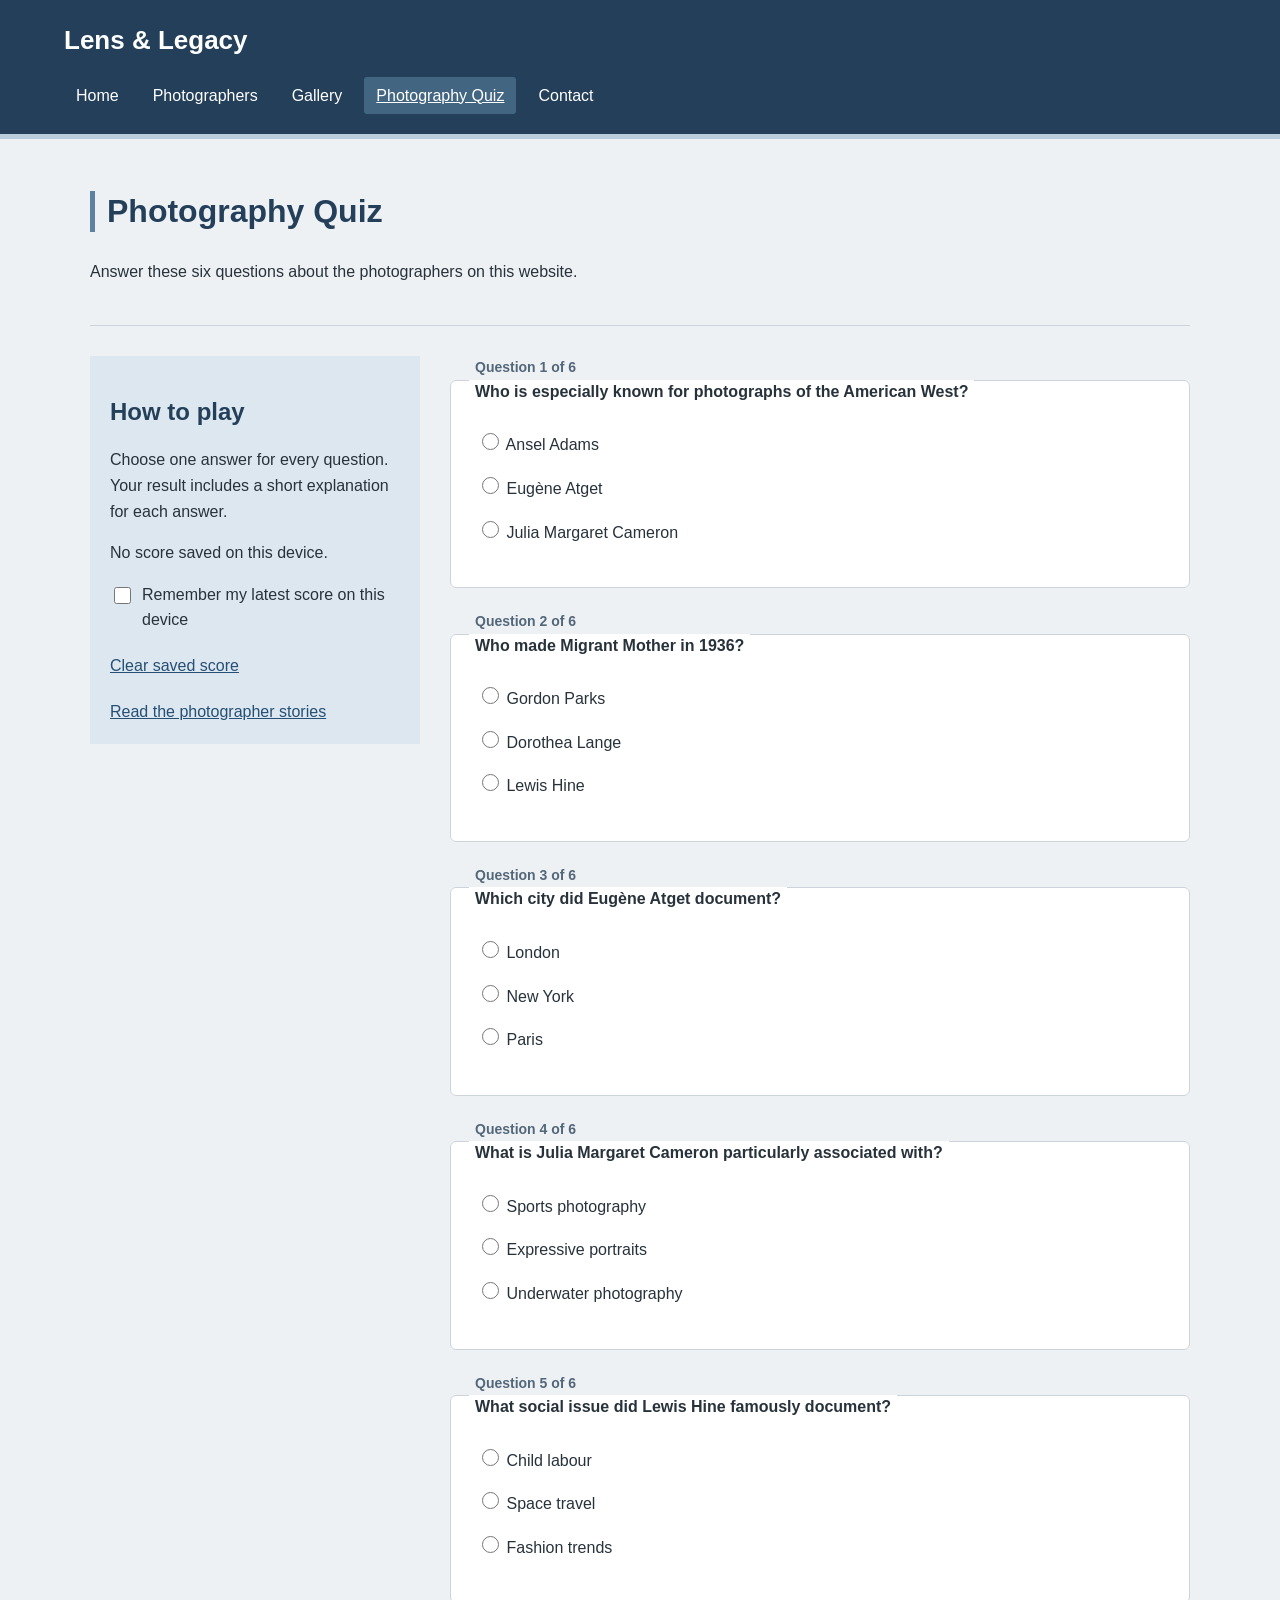
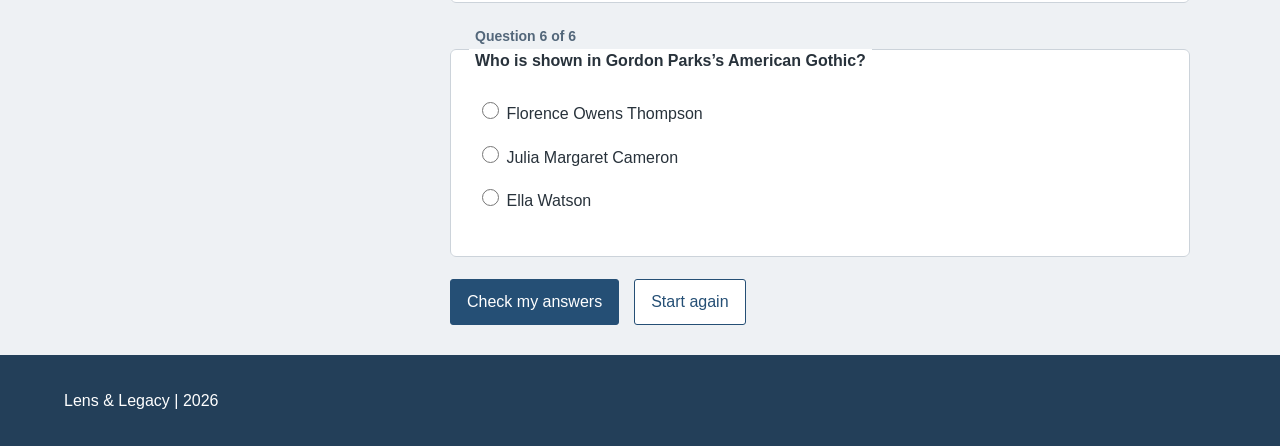
<file: quiz.html>
<!DOCTYPE html>
<html lang="en">
<!-- Page module assigned to: Wei Junze
     Scope: Quiz questions, answers, result display and saved score. -->
<head>
  <meta charset="UTF-8">
  <meta name="viewport" content="width=device-width, initial-scale=1.0">
  <meta name="description" content="Discover nine influential photographers, explore their work and learn to look more closely with Lens and Legacy.">
  <title>Photography Quiz | Lens &amp; Legacy</title>
  <link rel="icon" href="images/favicon.png" type="image/png">
  <link rel="stylesheet" href="css/styles.css">
  <script src="js/jquery-3.7.1.min.js" defer></script>
  <script src="js/script.js" defer></script>
</head>
<body>
<a class="skip-link" href="#main">Skip to main content</a>
<!-- Shared navigation assigned to: Xu Jiale. -->
<header class="site-header">
  <a class="brand" href="index.html" aria-label="Lens and Legacy home"><span>Lens <i>&amp;</i> Legacy</span></a>
  <nav id="navigation" aria-label="Main navigation"><a href="index.html">Home</a><a href="photographers.html">Photographers</a><a href="gallery.html">Gallery</a><a href="quiz.html" class="active" aria-current="page">Photography Quiz</a><a href="contact.html">Contact</a></nav>
</header>
<!-- Main content assigned to: Wei Junze. -->
<!-- 测验题目和显示分数的区域 -->
<main id="main">
<section class="page-intro wrap">

<h1>Photography Quiz</h1>
<p>Answer these six questions about the photographers on this website.</p>
</section>
<section class="wrap quiz-layout"><aside class="quiz-note">

<h2>How to play</h2>
<p>Choose one answer for every question. Your result includes a short explanation for each answer.</p>
<p id="last-score">You can save your latest score below.</p>
<label class="check-label"><input id="save-score" type="checkbox"> Remember my latest score on this device</label><button id="clear-score" type="button" class="text-button">Clear saved score</button><a href="photographers.html">Read the photographer stories</a></aside>
<div>
<form id="quiz-form" novalidate>
<fieldset id="question-0"><legend><span class="question-number">Question 1 of 6</span>Who is especially known for photographs of the American West?</legend>
<label class="answer-option"><input type="radio" name="q0" value="0"> <span>Ansel Adams</span></label>
<label class="answer-option"><input type="radio" name="q0" value="1"> <span>Eugène Atget</span></label>
<label class="answer-option"><input type="radio" name="q0" value="2"> <span>Julia Margaret Cameron</span></label>
<p class="answer-feedback" id="feedback-0"></p>
</fieldset>
<fieldset id="question-1"><legend><span class="question-number">Question 2 of 6</span>Who made Migrant Mother in 1936?</legend>
<label class="answer-option"><input type="radio" name="q1" value="0"> <span>Gordon Parks</span></label>
<label class="answer-option"><input type="radio" name="q1" value="1"> <span>Dorothea Lange</span></label>
<label class="answer-option"><input type="radio" name="q1" value="2"> <span>Lewis Hine</span></label>
<p class="answer-feedback" id="feedback-1"></p>
</fieldset>
<fieldset id="question-2"><legend><span class="question-number">Question 3 of 6</span>Which city did Eugène Atget document?</legend>
<label class="answer-option"><input type="radio" name="q2" value="0"> <span>London</span></label>
<label class="answer-option"><input type="radio" name="q2" value="1"> <span>New York</span></label>
<label class="answer-option"><input type="radio" name="q2" value="2"> <span>Paris</span></label>
<p class="answer-feedback" id="feedback-2"></p>
</fieldset>
<fieldset id="question-3"><legend><span class="question-number">Question 4 of 6</span>What is Julia Margaret Cameron particularly associated with?</legend>
<label class="answer-option"><input type="radio" name="q3" value="0"> <span>Sports photography</span></label>
<label class="answer-option"><input type="radio" name="q3" value="1"> <span>Expressive portraits</span></label>
<label class="answer-option"><input type="radio" name="q3" value="2"> <span>Underwater photography</span></label>
<p class="answer-feedback" id="feedback-3"></p>
</fieldset>
<fieldset id="question-4"><legend><span class="question-number">Question 5 of 6</span>What social issue did Lewis Hine famously document?</legend>
<label class="answer-option"><input type="radio" name="q4" value="0"> <span>Child labour</span></label>
<label class="answer-option"><input type="radio" name="q4" value="1"> <span>Space travel</span></label>
<label class="answer-option"><input type="radio" name="q4" value="2"> <span>Fashion trends</span></label>
<p class="answer-feedback" id="feedback-4"></p>
</fieldset>
<fieldset id="question-5"><legend><span class="question-number">Question 6 of 6</span>Who is shown in Gordon Parks’s American Gothic?</legend>
<label class="answer-option"><input type="radio" name="q5" value="0"> <span>Florence Owens Thompson</span></label>
<label class="answer-option"><input type="radio" name="q5" value="1"> <span>Julia Margaret Cameron</span></label>
<label class="answer-option"><input type="radio" name="q5" value="2"> <span>Ella Watson</span></label>
<p class="answer-feedback" id="feedback-5"></p>
</fieldset>
<p id="quiz-error" class="error" role="alert"></p>
<div class="button-row"><button class="button" type="submit">Check my answers</button><button class="secondary-button" type="reset">Start again</button>
</div>
</form>
<section id="quiz-result" class="result-panel" tabindex="-1" aria-label="Quiz result" hidden>
  <h2 id="quiz-result-heading">Your quiz result</h2>
  <p id="quiz-result-score" class="score"></p>
  <p>Review the explanation below each question, then revisit the photographer stories.</p>
</section>
</div>
</section></main>
<!-- Shared footer assigned to: Xu Jiale. -->
<footer class="site-footer">
  <p>Lens &amp; Legacy | 2026</p>
</footer>

</body>
</html>
</file>
<file: css/styles.css>
/* Assigned to: Xu Jiale
   Shared colours, fonts, spacing and keyboard focus styles. */
* {
    box-sizing: border-box;
}
/* 整个网站的字体和底色 */
body {
    margin: 0;
    font-family: Arial, sans-serif;
    font-size: 16px;
    line-height: 1.6;
    color: #28323b;
    background: #eef1f4;
}
a {
    color: #254f75;
}
img {
    max-width: 100%;
}
h1, h2, h3 {
    line-height: 1.3;
    color: #233f59;
}
h1 {
    font-size: 32px;
}
h2 {
    font-size: 24px;
}
h3 {
    font-size: 20px;
}
em {
    font-style: normal;
}
button, input, textarea, select {
    font: inherit;
}
button {
    cursor: pointer;
}
button:disabled {
    cursor: default;
    opacity: 0.5;
}
.wrap {
    width: 90%;
    max-width: 1100px;
    margin: 0 auto;
}
.section {
    padding: 25px 0;
}
.eyebrow {
    font-size: 14px;
    font-weight: bold;
    color: #53677a;
}
small, figcaption, .muted {
    font-size: 14px;
    color: #4f5b65;
}
figure {
    margin: 0;
}
figcaption {
    padding-top: 8px;
}
[hidden] {
    display: none !important;
}
:focus {
    outline: 3px solid #a25809;
    outline-offset: 3px;
}
.skip-link {
    position: absolute;
    top: -60px;
    left: 10px;
    padding: 10px;
    background: white;
}
.skip-link:focus {
    top: 10px;
}
/* Assigned to: Xu Jiale
   Header and navigation styles. */
.site-header {
    padding: 20px 5%;
    background: #233f59;
    color: white;
}
.brand {
    font-size: 26px;
    font-weight: bold;
    color: white;
    text-decoration: none;
}
.brand i {
    font-style: normal;
}
nav {
    margin-top: 15px;
    display: flex;
    flex-wrap: wrap;
    gap: 10px;
}
nav a {
    color: white;
    padding: 6px 12px;
    text-decoration: none;
    border-radius: 3px;
}
nav a:hover, nav a.active {
    background: #426581;
    text-decoration: underline;
}
/* Assigned to: Xu Jiale
   Home page layout and featured photographer cards. */
.hero {
    display: flex;
    align-items: center;
    gap: 30px;
    margin-top: 25px;
    padding: 25px;
    background: white;
    border: 1px solid #ccd3da;
}
.hero-copy, .hero figure {
    flex: 1;
}
.hero img {
    width: 100%;
    display: block;
}
.button, .secondary-button {
    display: inline-block;
    padding: 9px 16px;
    border: 1px solid #254f75;
    border-radius: 3px;
    background: #254f75;
    color: white;
    text-decoration: none;
}
.button:hover, .secondary-button:hover {
    background: #18364f;
}
.secondary-button {
    background: white;
    color: #254f75;
}
.secondary-button:hover {
    color: white;
}
.button-row {
    display: flex;
    gap: 15px;
    align-items: center;
    flex-wrap: wrap;
}
.intro-strip {
    padding: 20px 0;
}
.feature-grid, .gallery-grid {
    display: flex;
    flex-wrap: wrap;
    gap: 20px;
}
.feature-card, .gallery-item {
    width: 30%;
    background: white;
    border: 1px solid #ccd3da;
    padding: 15px;
}
.feature-card {
    color: #28323b;
    text-decoration: none;
}
.feature-card img {
    width: 100%;
    height: 220px;
    object-fit: cover;
}
.card-link {
    color: #254f75;
    text-decoration: underline;
}
.learning-banner {
    margin-top: 20px;
    margin-bottom: 30px;
    padding: 25px;
    background: #dde7ef;
}
/* Assigned to: Xu Jiale
   Photographer profile and expandable story styles. */
.page-intro {
    padding: 25px 0;
    border-bottom: 1px solid #ccd3da;
}
.profiles {
    padding-bottom: 25px;
}
/* 摄影家图片和文字左右排列 */
.profile {
    display: flex;
    gap: 25px;
    margin-top: 25px;
    padding: 25px;
    background: white;
    border: 1px solid #ccd3da;
}
.profile figure {
    width: 35%;
}
.profile figure img {
    width: 100%;
    height: 300px;
    object-fit: contain;
    background: #e5e8eb;
}
.profile-copy {
    flex: 1;
}
.profile-copy h2 {
    margin-top: 5px;
}
.text-button {
    padding: 5px 0;
    border: none;
    background: none;
    color: #254f75;
    text-decoration: underline;
}
.story-details {
    margin-top: 15px;
    padding-top: 5px;
    border-top: 1px solid #ccd3da;
}
/* Assigned to: Yang Angran
   Gallery filters, photograph cards and image preview styles. */
.gallery-section {
    padding-top: 25px;
}
.filter-bar {
    display: flex;
    flex-wrap: wrap;
    gap: 10px;
}
.filter-button {
    padding: 7px 14px;
    background: white;
    color: #254f75;
    border: 1px solid #254f75;
    border-radius: 3px;
}
.filter-button.selected, .filter-button:hover {
    background: #254f75;
    color: white;
}
.gallery-open {
    width: 100%;
    padding: 0;
    background: white;
    border: none;
    color: #254f75;
}
.gallery-open img {
    width: 100%;
    height: 250px;
    object-fit: cover;
}
.gallery-open span {
    display: block;
    padding: 5px;
    text-decoration: underline;
}
.gallery-item h2 {
    font-size: 19px;
}
.gallery-preview {
    background: white;
    padding: 20px;
    margin-bottom: 25px;
    border: 1px solid #9cabb8;
}
.viewer-top, .viewer-bottom {
    display: flex;
    gap: 15px;
    justify-content: space-between;
    align-items: center;
}
.viewer-top button, .viewer-bottom button {
    padding: 6px 12px;
}
.viewer-bottom {
    text-align: center;
}
#viewer-image {
    display: block;
    width: 100%;
    height: 430px;
    object-fit: contain;
    margin: 15px 0;
    background: #e5e8eb;
}
.credits {
    margin-top: 30px;
    border-top: 1px solid #ccd3da;
    overflow-wrap: anywhere;
}
.credits li {
    margin-bottom: 12px;
}
/* Shared layout assigned to: Wei Junze and Gao Qianchen
   Quiz and contact page columns. */
.quiz-layout, .contact-layout {
    display: flex;
    gap: 30px;
    padding: 30px 0;
}
.quiz-note, .contact-note {
    width: 30%;
    align-self: flex-start;
    padding: 20px;
    background: #dde7ef;
}
.quiz-layout > div, .contact-layout > div {
    flex: 1;
    min-width: 0;
}
.quiz-note a, .quiz-note button {
    display: block;
    margin-top: 15px;
}
.contact-note img {
    width: 100%;
}
/* Assigned to: Wei Junze
   Quiz question, answer and feedback styles. */
fieldset {
    margin: 0 0 22px;
    padding: 18px;
    background: white;
    border: 1px solid #ccd3da;
}
legend {
    font-weight: bold;
    padding: 0 6px;
}
.question-number {
    display: block;
    font-size: 14px;
    color: #53677a;
}
.answer-option {
    display: block;
    padding: 6px 0;
}
.answer-feedback {
    color: #254f75;
    font-weight: bold;
}
/* Assigned to: Gao Qianchen
   Contact form fields, labels, character counter and validation errors. */
.form-field {
    margin-bottom: 18px;
}
.form-field > label {
    display: block;
    margin-bottom: 6px;
    font-weight: bold;
}
input[type=text], input[type=email], textarea, select {
    width: 100%;
    padding: 9px;
    border: 1px solid #7c8c99;
    border-radius: 3px;
    background: white;
    color: #28323b;
}
textarea {
    resize: vertical;
}
input[type=checkbox], input[type=radio] {
    width: 17px;
    height: 17px;
}
.check-label {
    display: flex !important;
    gap: 8px;
    align-items: flex-start;
    font-weight: normal !important;
}
.check-label input {
    flex-shrink: 0;
    margin-top: 5px;
}
.form-field small {
    display: block;
}
.error {
    display: block;
    color: #a42520;
    font-size: 14px;
    margin-top: 5px;
}
[aria-invalid=true] {
    border-color: #a42520 !important;
}
/* Shared result styles assigned to: Wei Junze and Gao Qianchen. */
.result-panel {
    padding: 20px;
    margin-top: 20px;
    border: 1px solid #8aa38b;
    background: #e8f1e8;
}
/* Assigned to: Wei Junze - quiz score. */
.score {
    font-size: 30px;
    font-weight: bold;
}
/* Assigned to: Gao Qianchen - submitted message details. */
dt {
    font-weight: bold;
}
dd {
    margin: 5px 0 15px;
    white-space: pre-wrap;
    overflow-wrap: anywhere;
}
/* Assigned to: Xu Jiale - shared footer. */
.site-footer {
    padding: 25px 5%;
    background: #233f59;
    color: white;
}
.site-footer a, .site-footer small {
    color: white;
}
.footer-brand {
    font-weight: bold;
    font-size: 20px;
}
.site-footer p {
    margin: 8px 0;
}
.notice {
    padding: 20px;
}
/* Shared phone layout assigned to: Xu Jiale
   Each page owner checks their own page at small screen sizes. */
/* 手机屏幕较窄时，改成上下排列 */
@media (max-width: 700px) {
    .hero, .profile, .quiz-layout, .contact-layout {
        flex-direction: column;
    }
    .profile figure, .quiz-note, .contact-note, .feature-card, .gallery-item {
        width: 100%;
    }
    .viewer-bottom {
        flex-wrap: wrap;
    }
    #viewer-image {
        height: 300px;
    }
    h1 {
        font-size: 28px;
    }
}

/* Assigned to: Xu Jiale - extra home and profile styles. */
/* 卡片圆角、阴影和简单的悬停效果 */
.site-header {
    border-bottom: 5px solid #b9cddd;
}
.hero {
    border-radius: 8px;
    border-top: 4px solid #426581;
    box-shadow: 0 3px 8px #d0d7dd;
}
.hero h1 {
    margin-top: 0;
}
.section h2, .page-intro h1 {
    border-left: 5px solid #5e819e;
    padding-left: 12px;
}
.feature-grid {
    justify-content: space-between;
    row-gap: 25px;
    margin-top: 20px;
}
.feature-card {
    border-radius: 6px;
    box-shadow: 0 2px 5px #d3dbe1;
    transition: box-shadow 0.3s;
}
.feature-card:hover {
    box-shadow: 0 5px 12px #b4c3ce;
}
.image-frame {
    overflow: hidden;
    border-radius: 4px;
}
.feature-card img {
    transition: transform 0.3s;
}
.feature-card:hover img {
    transform: scale(1.04);
}
.eyebrow {
    display: inline-block;
    padding: 3px 9px;
    border-radius: 4px;
    background: #e6eef4;
    color: #304e67;
}
.profile {
    border-radius: 6px;
    border-left: 5px solid #7598b5;
}
/* 相邻的人物介绍使用不同底色 */
.profile:nth-child(even) {
    background: #f8fafb;
    border-left-color: #8aa48c;
}
.profile figure img {
    border: 5px solid white;
    box-shadow: 0 2px 5px #c8d1d8;
}
.story-details {
    background: #edf3f7;
    padding: 15px;
    border-radius: 4px;
}
.photographer-list {
    gap: 8px;
    margin: 24px 0;
    padding: 15px;
    background: #dfe9f0;
    border-radius: 5px;
}
.photographer-list a {
    background: white;
    color: #254f75;
    border: 1px solid #b8c9d7;
}
.photographer-list a:hover {
    background: #254f75;
    color: white;
}
.style-cards {
    display: flex;
    flex-wrap: wrap;
    justify-content: space-between;
    gap: 20px;
}
.style-card {
    width: 30%;
    padding: 20px;
    border-radius: 6px;
    border-top: 4px solid #7598b5;
}
.style-card h3 {
    margin-top: 0;
}
.blue-card {
    background: #e0ebf4;
}
.warm-card {
    background: #f3eadb;
    border-top-color: #b6935f;
}
.green-card {
    background: #e3ece2;
    border-top-color: #799775;
}
/* 背景图片只放在右边，文字放在左边 */
.photo-tip {
    padding: 25px;
    margin-top: 20px;
    margin-bottom: 30px;
    border: 1px solid #b8c9d7;
    border-radius: 6px;
    background-color: #e5edf3;
    background-image: url('../images/adams.jpg');
    background-repeat: no-repeat;
    background-position: right center;
    background-size: 30% auto;
}
.photo-tip h2, .photo-tip p {
    max-width: 65%;
}
.learning-banner {
    border-radius: 6px;
    border-left: 5px solid #7598b5;
}
.button, .secondary-button, nav a {
    transition: background-color 0.2s;
}

/* Assigned to: Yang Angran - gallery image and filter styles. */
.gallery-grid {
    justify-content: space-between;
}
.gallery-item {
    border-radius: 6px;
    border-bottom: 4px solid #7598b5;
}
.gallery-item:nth-child(even) {
    border-bottom-color: #8aa48c;
}
.gallery-open img {
    transition: opacity 0.3s;
}
.gallery-open:hover img {
    opacity: 0.8;
}
.filter-button {
    border-radius: 5px;
    transition: background-color 0.2s;
}

/* Assigned to: Wei Junze - quiz answer styles. */
fieldset {
    border-radius: 6px;
}
.answer-option {
    padding: 8px;
    border-radius: 3px;
}
.answer-option:hover {
    background: #e5edf3;
}

/* Assigned to: Gao Qianchen - contact input styles. */
input[type=text]:focus, input[type=email]:focus, textarea:focus, select:focus {
    background: #f4f8fc;
    border-color: #254f75;
}

/* Shared small-screen styles assigned to: Xu Jiale. */
@media (max-width: 700px) {
    .style-cards {
        flex-direction: column;
    }
    .style-card {
        width: 100%;
    }
    .photo-tip {
        background-image: none;
    }
    .photo-tip h2, .photo-tip p {
        max-width: 100%;
    }
}
</file>
